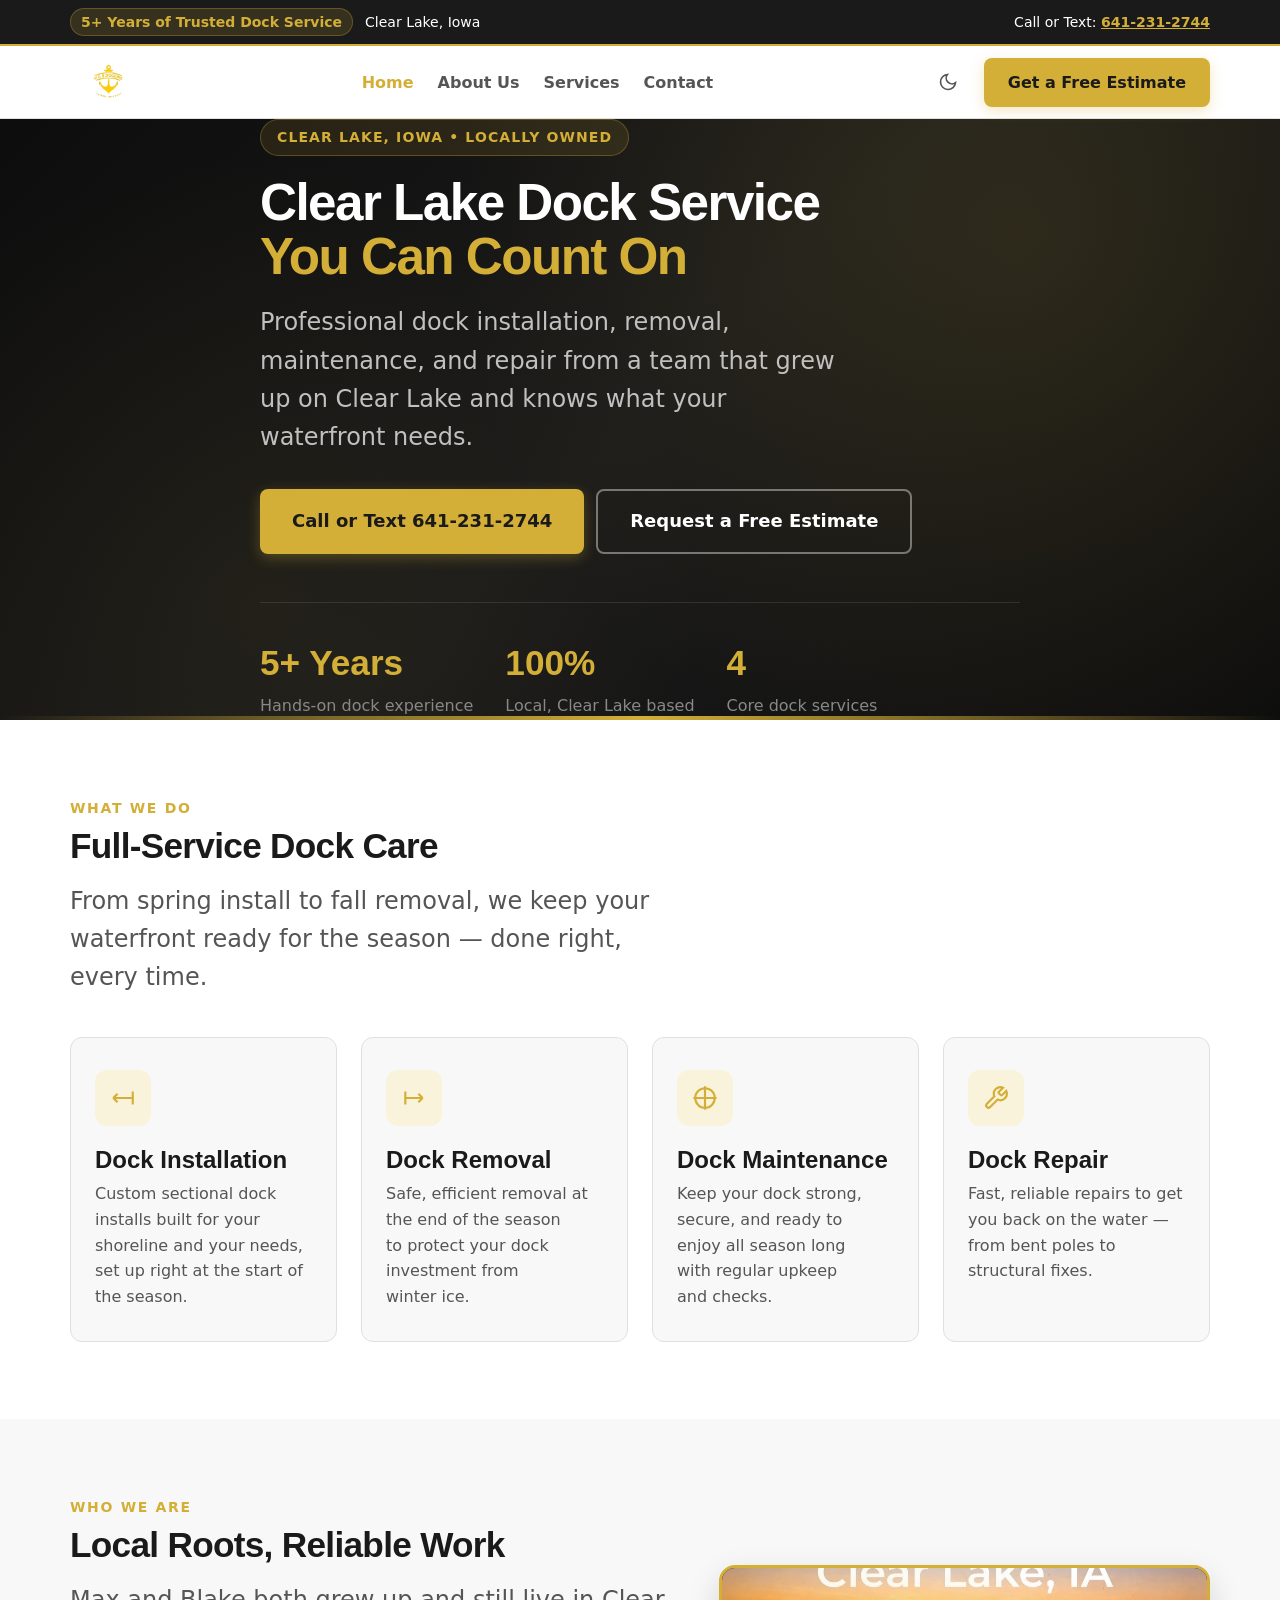
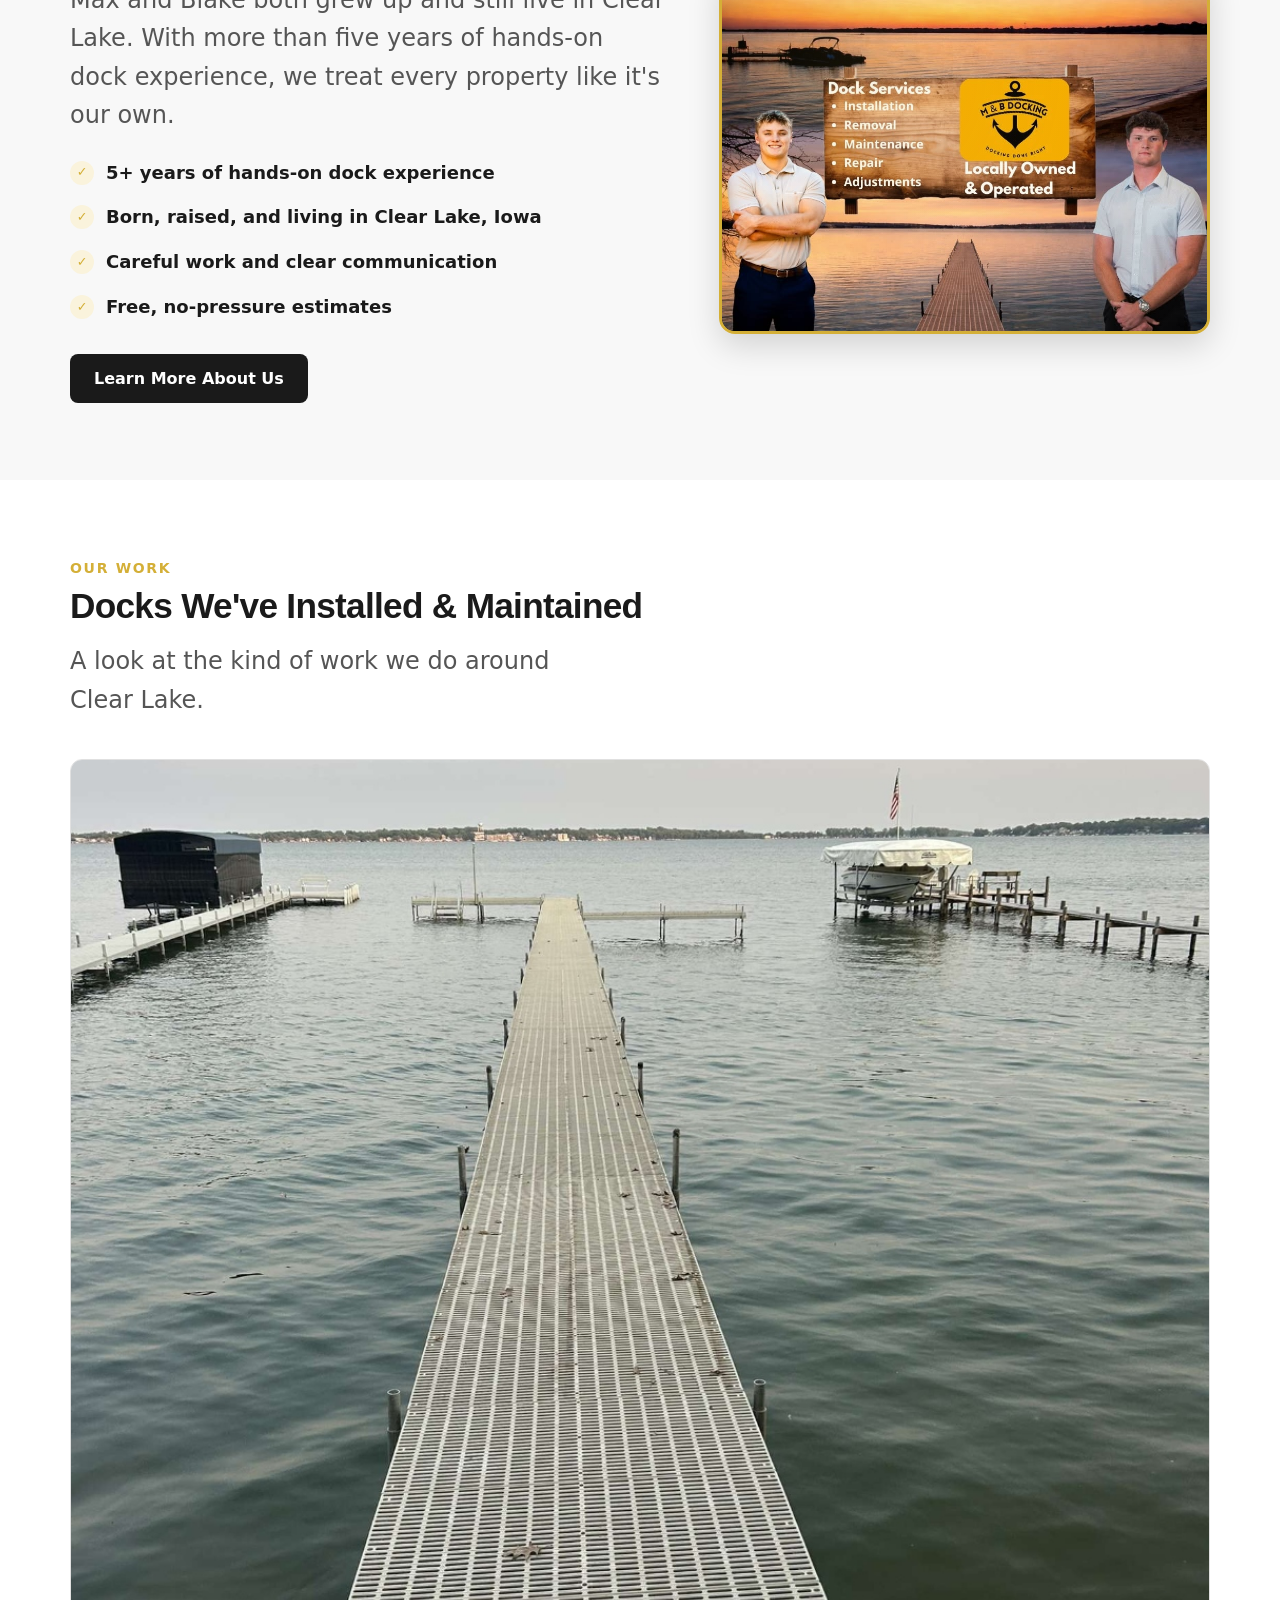
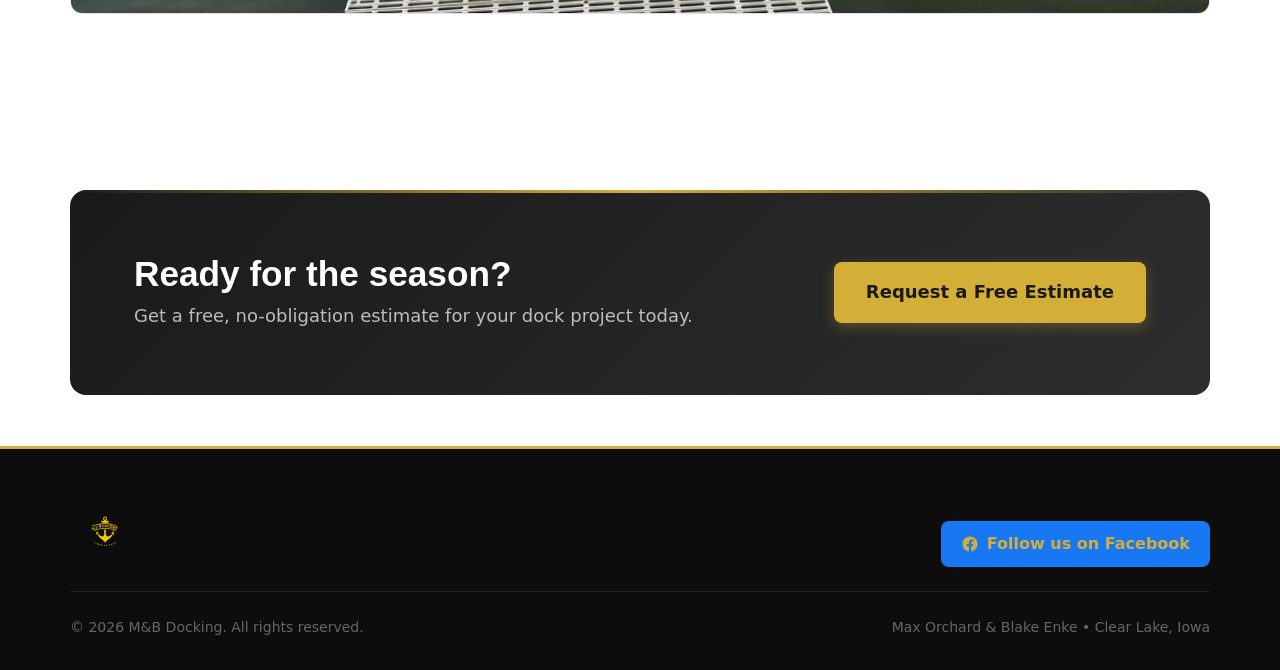
<file: index.html>
<!doctype html>
<html lang="en">
<head>
  <meta charset="utf-8" />
  <meta name="viewport" content="width=device-width, initial-scale=1" />
  <meta name="description" content="M&B Docking provides reliable dock installation, removal, maintenance, and repair for Clear Lake, Iowa homeowners. Free estimates." />
  <meta name="keywords" content="dock installation Clear Lake Iowa, dock removal, dock repair, dock maintenance, Clear Lake dock service, M&B Docking, lake dock Iowa" />
  <meta name="author" content="M&B Docking" />
  <meta name="robots" content="index, follow" />
  <title>M&amp;B Docking | Clear Lake Dock Service You Can Count On</title>
  <link rel="icon" type="image/png" href="assets/mb-logo.png" />

  <!-- Fonts -->
  <link rel="preconnect" href="https://api.fontshare.com" />
  <link href="https://api.fontshare.com/v2/css?f[]=cabinet-grotesk@700,800,900&f[]=satoshi@400,500,700&display=swap" rel="stylesheet" />

  <link rel="stylesheet" href="assets/style.css" />

  <!-- Open Graph -->
  <meta property="og:title" content="M&amp;B Docking | Clear Lake Dock Service You Can Count On" />
  <meta property="og:description" content="M&B Docking provides reliable dock installation, removal, maintenance, and repair for Clear Lake, Iowa homeowners. Free estimates." />
  <meta property="og:type" content="website" />
  <meta property="og:image" content="assets/mb-logo.png" />
  <meta property="og:locality" content="Clear Lake" />
  <meta property="og:region" content="IA" />
  <meta property="og:country-name" content="USA" />

  <!-- Local Business Structured Data (helps Google understand this is a local business) -->
  <script type="application/ld+json">
  {
    "@context": "https://schema.org",
    "@type": "LocalBusiness",
    "name": "M&B Docking",
    "description": "Dock installation, removal, maintenance, and repair service in Clear Lake, Iowa.",
    "slogan": "Docking Done Right",
    "telephone": "641-231-2744",
    "email": "mbdockingcl@gmail.com",
    "url": "https://clearlakedocking.com/",
    "image": "https://clearlakedocking.com/assets/mb-logo.png",
    "priceRange": "$$",
    "areaServed": "Clear Lake, Iowa and surrounding areas",
    "address": {
      "@type": "PostalAddress",
      "addressLocality": "Clear Lake",
      "addressRegion": "IA",
      "postalCode": "50428",
      "addressCountry": "US"
    },
    "founders": [
      { "@type": "Person", "name": "Max Orchard" },
      { "@type": "Person", "name": "Blake Enke" }
    ],
    "knowsAbout": ["dock installation", "dock removal", "dock maintenance", "dock repair"]
  }
  </script>
</head>
<body>
  <!-- Top Bar -->
  <div class="topbar">
    <div class="container topbar-content">
      <div style="display:flex; align-items:center; gap:12px;">
        <span class="topbar-badge">5+ Years of Trusted Dock Service</span>
        <span>Clear Lake, Iowa</span>
      </div>
      <div>
        <span>Call or Text: </span>
        <a href="tel:6412312744">641-231-2744</a>
      </div>
    </div>
  </div>

  <!-- Header -->
  <header class="header">
    <div class="container">
      <nav class="nav" aria-label="Main Navigation">
        <a class="brand" href="index.html">
          <img class="brand-logo" src="assets/mb-logo.png" alt="M&B Docking — Docking Done Right" />
          <span class="brand-text">
            <span class="brand-name">M&amp;B Docking</span>
            <span class="brand-tagline">Docking Done Right</span>
          </span>
        </a>
        <div class="nav-links" data-nav-links>
          <a href="index.html" class="active">Home</a>
          <a href="about.html">About Us</a>
          <a href="services.html">Services</a>
          <a href="contact.html">Contact</a>
        </div>
        <div class="nav-right">
          <button class="theme-toggle" data-theme-toggle aria-label="Toggle dark mode"></button>
          <a class="btn btn-gold" href="contact.html">Get a Free Estimate</a>
          <button class="menu-toggle" data-menu-toggle aria-label="Toggle menu">
            <svg width="24" height="24" viewBox="0 0 24 24" fill="none" stroke="currentColor" stroke-width="2"><line x1="3" y1="6" x2="21" y2="6"/><line x1="3" y1="12" x2="21" y2="12"/><line x1="3" y1="18" x2="21" y2="18"/></svg>
          </button>
        </div>
      </nav>
    </div>
  </header>
  <main>
    <!-- Hero -->
    <section class="hero">
      <div class="container hero-content">
        <div class="hero-tag">Clear Lake, Iowa &bull; Locally Owned</div>
        <h1>Clear Lake Dock Service <span class="accent">You Can Count On</span></h1>
        <p>Professional dock installation, removal, maintenance, and repair from a team that grew up on Clear Lake and knows what your waterfront needs.</p>
        <div class="hero-ctas">
          <a class="btn btn-gold btn-lg" href="tel:6412312744">Call or Text 641-231-2744</a>
          <a class="btn btn-outline btn-lg" style="color:#fff; border-color:rgba(255,255,255,0.4);" href="contact.html">Request a Free Estimate</a>
        </div>
        <div class="hero-stats">
          <div class="stat-item">
            <strong>5+ Years</strong>
            <span>Hands-on dock experience</span>
          </div>
          <div class="stat-item">
            <strong>100%</strong>
            <span>Local, Clear Lake based</span>
          </div>
          <div class="stat-item">
            <strong>4</strong>
            <span>Core dock services</span>
          </div>
        </div>
      </div>
    </section>

    <!-- Services Overview -->
    <section class="section" id="services">
      <div class="container">
        <div class="section-kicker">What We Do</div>
        <h2 class="section-title">Full-Service Dock Care</h2>
        <p class="section-lead">From spring install to fall removal, we keep your waterfront ready for the season &mdash; done right, every time.</p>

        <div class="services-grid">
          <article class="service-card">
            <div class="service-icon">
              <svg width="26" height="26" viewBox="0 0 24 24" fill="none" stroke="currentColor" stroke-width="2"><path d="M3 12h18M3 12l4-4M3 12l4 4M21 6v12"/></svg>
            </div>
            <h3>Dock Installation</h3>
            <p>Custom sectional dock installs built for your shoreline and your needs, set up right at the start of the season.</p>
          </article>

          <article class="service-card">
            <div class="service-icon">
              <svg width="26" height="26" viewBox="0 0 24 24" fill="none" stroke="currentColor" stroke-width="2"><path d="M20 12H4M20 12l-4-4M20 12l-4 4M4 18V6"/></svg>
            </div>
            <h3>Dock Removal</h3>
            <p>Safe, efficient removal at the end of the season to protect your dock investment from winter ice.</p>
          </article>

          <article class="service-card">
            <div class="service-icon">
              <svg width="26" height="26" viewBox="0 0 24 24" fill="none" stroke="currentColor" stroke-width="2"><path d="M12 2v20M2 12h20" stroke-linecap="round"/><circle cx="12" cy="12" r="9"/></svg>
            </div>
            <h3>Dock Maintenance</h3>
            <p>Keep your dock strong, secure, and ready to enjoy all season long with regular upkeep and checks.</p>
          </article>

          <article class="service-card">
            <div class="service-icon">
              <svg width="26" height="26" viewBox="0 0 24 24" fill="none" stroke="currentColor" stroke-width="2"><path d="M14.7 6.3a1 1 0 000 1.4l1.6 1.6a1 1 0 001.4 0l3.77-3.77a6 6 0 01-7.94 7.94l-6.91 6.91a2.12 2.12 0 01-3-3l6.91-6.91a6 6 0 017.94-7.94l-3.76 3.76z"/></svg>
            </div>
            <h3>Dock Repair</h3>
            <p>Fast, reliable repairs to get you back on the water &mdash; from bent poles to structural fixes.</p>
          </article>
        </div>
      </div>
    </section>

    <!-- Local Trust Section -->
    <section class="section" style="background: var(--color-surface);">
      <div class="container split">
        <div class="split-text">
          <div class="section-kicker">Who We Are</div>
          <h2 class="section-title">Local Roots, Reliable Work</h2>
          <p class="section-lead">Max and Blake both grew up and still live in Clear Lake. With more than five years of hands-on dock experience, we treat every property like it's our own.</p>
          <ul class="highlight-points">
            <li><div class="check-circle">&check;</div><span>5+ years of hands-on dock experience</span></li>
            <li><div class="check-circle">&check;</div><span>Born, raised, and living in Clear Lake, Iowa</span></li>
            <li><div class="check-circle">&check;</div><span>Careful work and clear communication</span></li>
            <li><div class="check-circle">&check;</div><span>Free, no-pressure estimates</span></li>
          </ul>
          <div style="margin-top: var(--space-8);">
            <a class="btn btn-black" href="about.html">Learn More About Us</a>
          </div>
        </div>
        <div class="split-visual">
          <div class="photo-frame">
            <img src="assets/max-and-blake.jpg" alt="Max Orchard and Blake Enke of M&B Docking at Clear Lake, Iowa" style="width:100%; height:100%; object-fit:cover; border-radius: var(--radius-lg);" />
          </div>
        </div>
      </div>
    </section>

    <!-- Gallery Section -->
    <section class="section">
      <div class="container">
        <div class="section-kicker">Our Work</div>
        <h2 class="section-title">Docks We've Installed &amp; Maintained</h2>
        <p class="section-lead">A look at the kind of work we do around Clear Lake.</p>
        <div class="gallery-grid">
          <div class="gallery-item"><img src="assets/dock-project-1.jpg" alt="Modular lake dock installation with T-config end on Clear Lake" style="width:100%; height:100%; object-fit:cover;" /></div>
        </div>
      </div>
    </section>

    <!-- Final CTA -->
    <section class="section-sm">
      <div class="container">
        <div class="cta-banner">
          <div>
            <h2>Ready for the season?</h2>
            <p>Get a free, no-obligation estimate for your dock project today.</p>
          </div>
          <a class="btn btn-gold btn-lg" href="contact.html">Request a Free Estimate</a>
        </div>
      </div>
    </section>
  </main>
  <!-- Footer -->
  <footer class="footer">
    <div class="container">
      <div class="footer-content">
        <div class="footer-brand">
          <img class="brand-logo" src="assets/mb-logo.png" alt="M&B Docking — Docking Done Right" />
          <span>
            <span class="footer-brand-name" style="display:block;">M&amp;B Docking</span>
            <span class="footer-brand-tag">Docking Done Right</span>
          </span>
        </div>
        <a class="social-link" href="https://www.facebook.com/p/MB-Docking-61561018682896/" target="_blank" rel="noopener noreferrer" aria-label="M&amp;B Docking on Facebook">
          <svg width="18" height="18" viewBox="0 0 24 24" fill="currentColor"><path d="M22 12.06C22 6.53 17.52 2.04 12 2.04S2 6.53 2 12.06c0 5 3.66 9.13 8.44 9.88v-6.99h-2.54v-2.89h2.54V9.85c0-2.51 1.49-3.89 3.77-3.89 1.09 0 2.24.2 2.24.2v2.46h-1.26c-1.24 0-1.63.77-1.63 1.56v1.88h2.78l-.44 2.89h-2.34v6.99C18.34 21.19 22 17.06 22 12.06z"/></svg>
          Follow us on Facebook
        </a>
      </div>
      <div class="footer-bottom">
        <span>&copy; <span id="year"></span> M&amp;B Docking. All rights reserved.</span>
        <span>Max Orchard &amp; Blake Enke &bull; Clear Lake, Iowa</span>
      </div>
    </div>
  </footer>

  <script src="assets/script.js"></script>
</body>
</html>
</file>
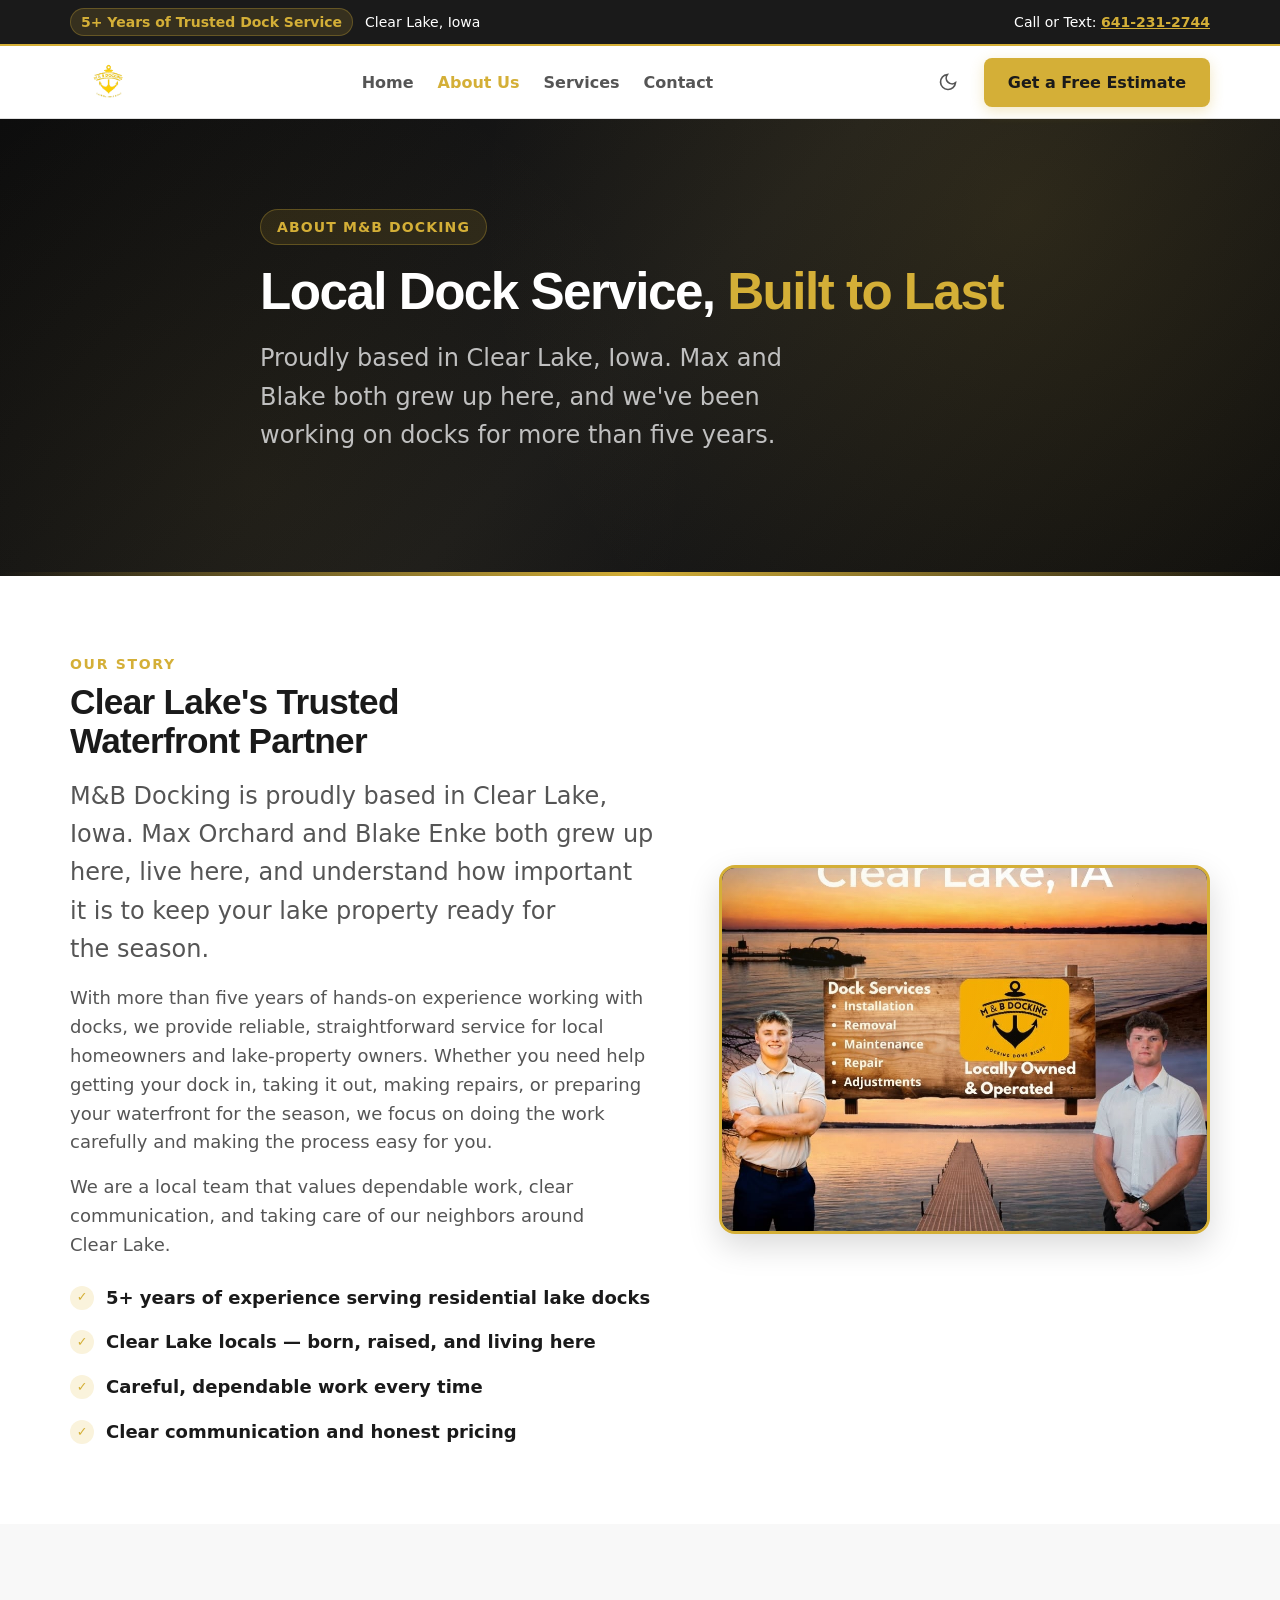
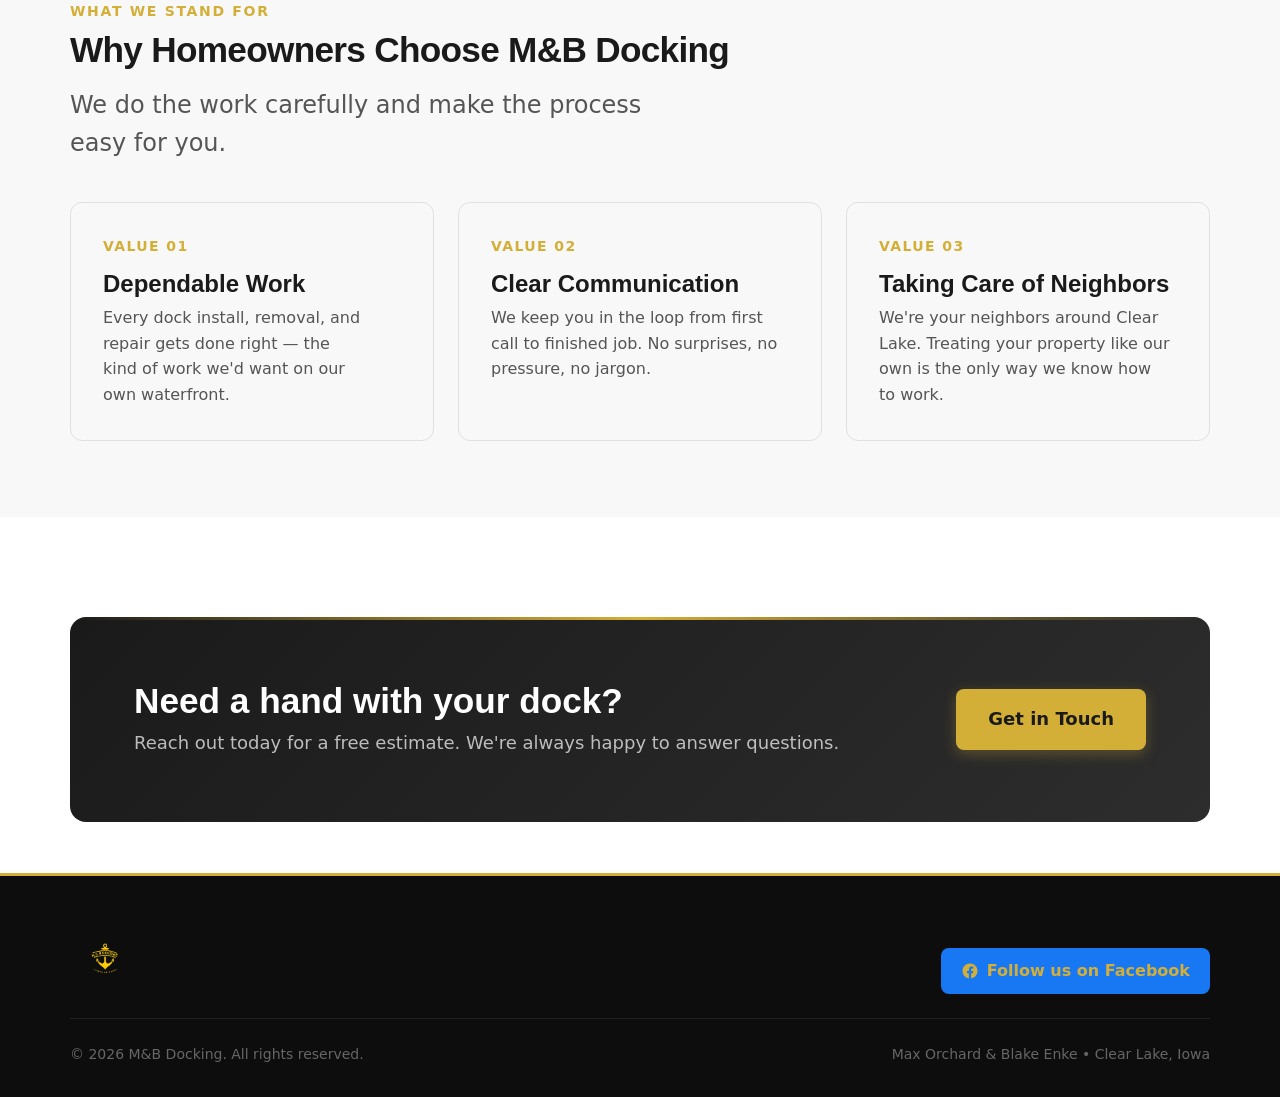
<file: about.html>
<!doctype html>
<html lang="en">
<head>
  <meta charset="utf-8" />
  <meta name="viewport" content="width=device-width, initial-scale=1" />
  <meta name="description" content="M&B Docking is a Clear Lake, Iowa based dock service company with 5+ years of experience, owned by Max Orchard and Blake Enke. Learn about our story and values." />
  <meta name="keywords" content="dock installation Clear Lake Iowa, dock removal, dock repair, dock maintenance, Clear Lake dock service, M&B Docking, lake dock Iowa" />
  <meta name="author" content="M&B Docking" />
  <meta name="robots" content="index, follow" />
  <title>About M&amp;B Docking | Clear Lake, Iowa Dock Service</title>
  <link rel="icon" type="image/png" href="assets/mb-logo.png" />

  <!-- Fonts -->
  <link rel="preconnect" href="https://api.fontshare.com" />
  <link href="https://api.fontshare.com/v2/css?f[]=cabinet-grotesk@700,800,900&f[]=satoshi@400,500,700&display=swap" rel="stylesheet" />

  <link rel="stylesheet" href="assets/style.css" />

  <!-- Open Graph -->
  <meta property="og:title" content="About M&amp;B Docking | Clear Lake, Iowa Dock Service" />
  <meta property="og:description" content="M&B Docking is a Clear Lake, Iowa based dock service company with 5+ years of experience, owned by Max Orchard and Blake Enke. Learn about our story and values." />
  <meta property="og:type" content="website" />
  <meta property="og:image" content="assets/mb-logo.png" />
  <meta property="og:locality" content="Clear Lake" />
  <meta property="og:region" content="IA" />
  <meta property="og:country-name" content="USA" />

  <!-- Local Business Structured Data (helps Google understand this is a local business) -->
  <script type="application/ld+json">
  {
    "@context": "https://schema.org",
    "@type": "LocalBusiness",
    "name": "M&B Docking",
    "description": "Dock installation, removal, maintenance, and repair service in Clear Lake, Iowa.",
    "slogan": "Docking Done Right",
    "telephone": "641-231-2744",
    "email": "mbdockingcl@gmail.com",
    "url": "https://clearlakedocking.com/",
    "image": "https://clearlakedocking.com/assets/mb-logo.png",
    "priceRange": "$$",
    "areaServed": "Clear Lake, Iowa and surrounding areas",
    "address": {
      "@type": "PostalAddress",
      "addressLocality": "Clear Lake",
      "addressRegion": "IA",
      "postalCode": "50428",
      "addressCountry": "US"
    },
    "founders": [
      { "@type": "Person", "name": "Max Orchard" },
      { "@type": "Person", "name": "Blake Enke" }
    ],
    "knowsAbout": ["dock installation", "dock removal", "dock maintenance", "dock repair"]
  }
  </script>
</head>
<body>
  <!-- Top Bar -->
  <div class="topbar">
    <div class="container topbar-content">
      <div style="display:flex; align-items:center; gap:12px;">
        <span class="topbar-badge">5+ Years of Trusted Dock Service</span>
        <span>Clear Lake, Iowa</span>
      </div>
      <div>
        <span>Call or Text: </span>
        <a href="tel:6412312744">641-231-2744</a>
      </div>
    </div>
  </div>

  <!-- Header -->
  <header class="header">
    <div class="container">
      <nav class="nav" aria-label="Main Navigation">
        <a class="brand" href="index.html">
          <img class="brand-logo" src="assets/mb-logo.png" alt="M&B Docking — Docking Done Right" />
          <span class="brand-text">
            <span class="brand-name">M&amp;B Docking</span>
            <span class="brand-tagline">Docking Done Right</span>
          </span>
        </a>
        <div class="nav-links" data-nav-links>
          <a href="index.html">Home</a>
          <a href="about.html" class="active">About Us</a>
          <a href="services.html">Services</a>
          <a href="contact.html">Contact</a>
        </div>
        <div class="nav-right">
          <button class="theme-toggle" data-theme-toggle aria-label="Toggle dark mode"></button>
          <a class="btn btn-gold" href="contact.html">Get a Free Estimate</a>
          <button class="menu-toggle" data-menu-toggle aria-label="Toggle menu">
            <svg width="24" height="24" viewBox="0 0 24 24" fill="none" stroke="currentColor" stroke-width="2"><line x1="3" y1="6" x2="21" y2="6"/><line x1="3" y1="12" x2="21" y2="12"/><line x1="3" y1="18" x2="21" y2="18"/></svg>
          </button>
        </div>
      </nav>
    </div>
  </header>
  <main>
    <!-- About Hero -->
    <section class="hero" style="padding-block: clamp(var(--space-12), 7vw, var(--space-24));">
      <div class="container hero-content">
        <div class="hero-tag">About M&amp;B Docking</div>
        <h1>Local Dock Service, <span class="accent">Built to Last</span></h1>
        <p>Proudly based in Clear Lake, Iowa. Max and Blake both grew up here, and we've been working on docks for more than five years.</p>
      </div>
    </section>

    <!-- About Story -->
    <section class="section">
      <div class="container split">
        <div class="split-text">
          <div class="section-kicker">Our Story</div>
          <h2 class="section-title">Clear Lake's Trusted Waterfront Partner</h2>
          <p class="section-lead">M&amp;B Docking is proudly based in Clear Lake, Iowa. Max Orchard and Blake Enke both grew up here, live here, and understand how important it is to keep your lake property ready for the season.</p>
          <p style="margin-top: var(--space-4); color: var(--color-text-muted);">With more than five years of hands-on experience working with docks, we provide reliable, straightforward service for local homeowners and lake-property owners. Whether you need help getting your dock in, taking it out, making repairs, or preparing your waterfront for the season, we focus on doing the work carefully and making the process easy for you.</p>
          <p style="margin-top: var(--space-4); color: var(--color-text-muted);">We are a local team that values dependable work, clear communication, and taking care of our neighbors around Clear Lake.</p>

          <ul class="highlight-points">
            <li><div class="check-circle">&check;</div><span><strong>5+ years of experience</strong> serving residential lake docks</span></li>
            <li><div class="check-circle">&check;</div><span><strong>Clear Lake locals</strong> &mdash; born, raised, and living here</span></li>
            <li><div class="check-circle">&check;</div><span><strong>Careful, dependable work</strong> every time</span></li>
            <li><div class="check-circle">&check;</div><span><strong>Clear communication</strong> and honest pricing</span></li>
          </ul>
        </div>

        <div class="split-visual">
          <div class="photo-frame">
            <img src="assets/max-and-blake.jpg" alt="Max Orchard and Blake Enke of M&B Docking at Clear Lake, Iowa" style="width:100%; height:100%; object-fit:cover; border-radius: var(--radius-lg);" />
          </div>
        </div>
      </div>
    </section>

    <!-- Values Section -->
    <section class="section" style="background: var(--color-surface);">
      <div class="container">
        <div class="section-kicker">What We Stand For</div>
        <h2 class="section-title">Why Homeowners Choose M&amp;B Docking</h2>
        <p class="section-lead">We do the work carefully and make the process easy for you.</p>

        <div class="steps-grid">
          <div class="step-card">
            <div class="step-number">Value 01</div>
            <h3>Dependable Work</h3>
            <p>Every dock install, removal, and repair gets done right &mdash; the kind of work we'd want on our own waterfront.</p>
          </div>
          <div class="step-card">
            <div class="step-number">Value 02</div>
            <h3>Clear Communication</h3>
            <p>We keep you in the loop from first call to finished job. No surprises, no pressure, no jargon.</p>
          </div>
          <div class="step-card">
            <div class="step-number">Value 03</div>
            <h3>Taking Care of Neighbors</h3>
            <p>We're your neighbors around Clear Lake. Treating your property like our own is the only way we know how to work.</p>
          </div>
        </div>
      </div>
    </section>

    <!-- CTA -->
    <section class="section-sm">
      <div class="container">
        <div class="cta-banner">
          <div>
            <h2>Need a hand with your dock?</h2>
            <p>Reach out today for a free estimate. We're always happy to answer questions.</p>
          </div>
          <a class="btn btn-gold btn-lg" href="contact.html">Get in Touch</a>
        </div>
      </div>
    </section>
  </main>
  <!-- Footer -->
  <footer class="footer">
    <div class="container">
      <div class="footer-content">
        <div class="footer-brand">
          <img class="brand-logo" src="assets/mb-logo.png" alt="M&B Docking — Docking Done Right" />
          <span>
            <span class="footer-brand-name" style="display:block;">M&amp;B Docking</span>
            <span class="footer-brand-tag">Docking Done Right</span>
          </span>
        </div>
        <a class="social-link" href="https://www.facebook.com/p/MB-Docking-61561018682896/" target="_blank" rel="noopener noreferrer" aria-label="M&amp;B Docking on Facebook">
          <svg width="18" height="18" viewBox="0 0 24 24" fill="currentColor"><path d="M22 12.06C22 6.53 17.52 2.04 12 2.04S2 6.53 2 12.06c0 5 3.66 9.13 8.44 9.88v-6.99h-2.54v-2.89h2.54V9.85c0-2.51 1.49-3.89 3.77-3.89 1.09 0 2.24.2 2.24.2v2.46h-1.26c-1.24 0-1.63.77-1.63 1.56v1.88h2.78l-.44 2.89h-2.34v6.99C18.34 21.19 22 17.06 22 12.06z"/></svg>
          Follow us on Facebook
        </a>
      </div>
      <div class="footer-bottom">
        <span>&copy; <span id="year"></span> M&amp;B Docking. All rights reserved.</span>
        <span>Max Orchard &amp; Blake Enke &bull; Clear Lake, Iowa</span>
      </div>
    </div>
  </footer>

  <script src="assets/script.js"></script>
</body>
</html>
</file>
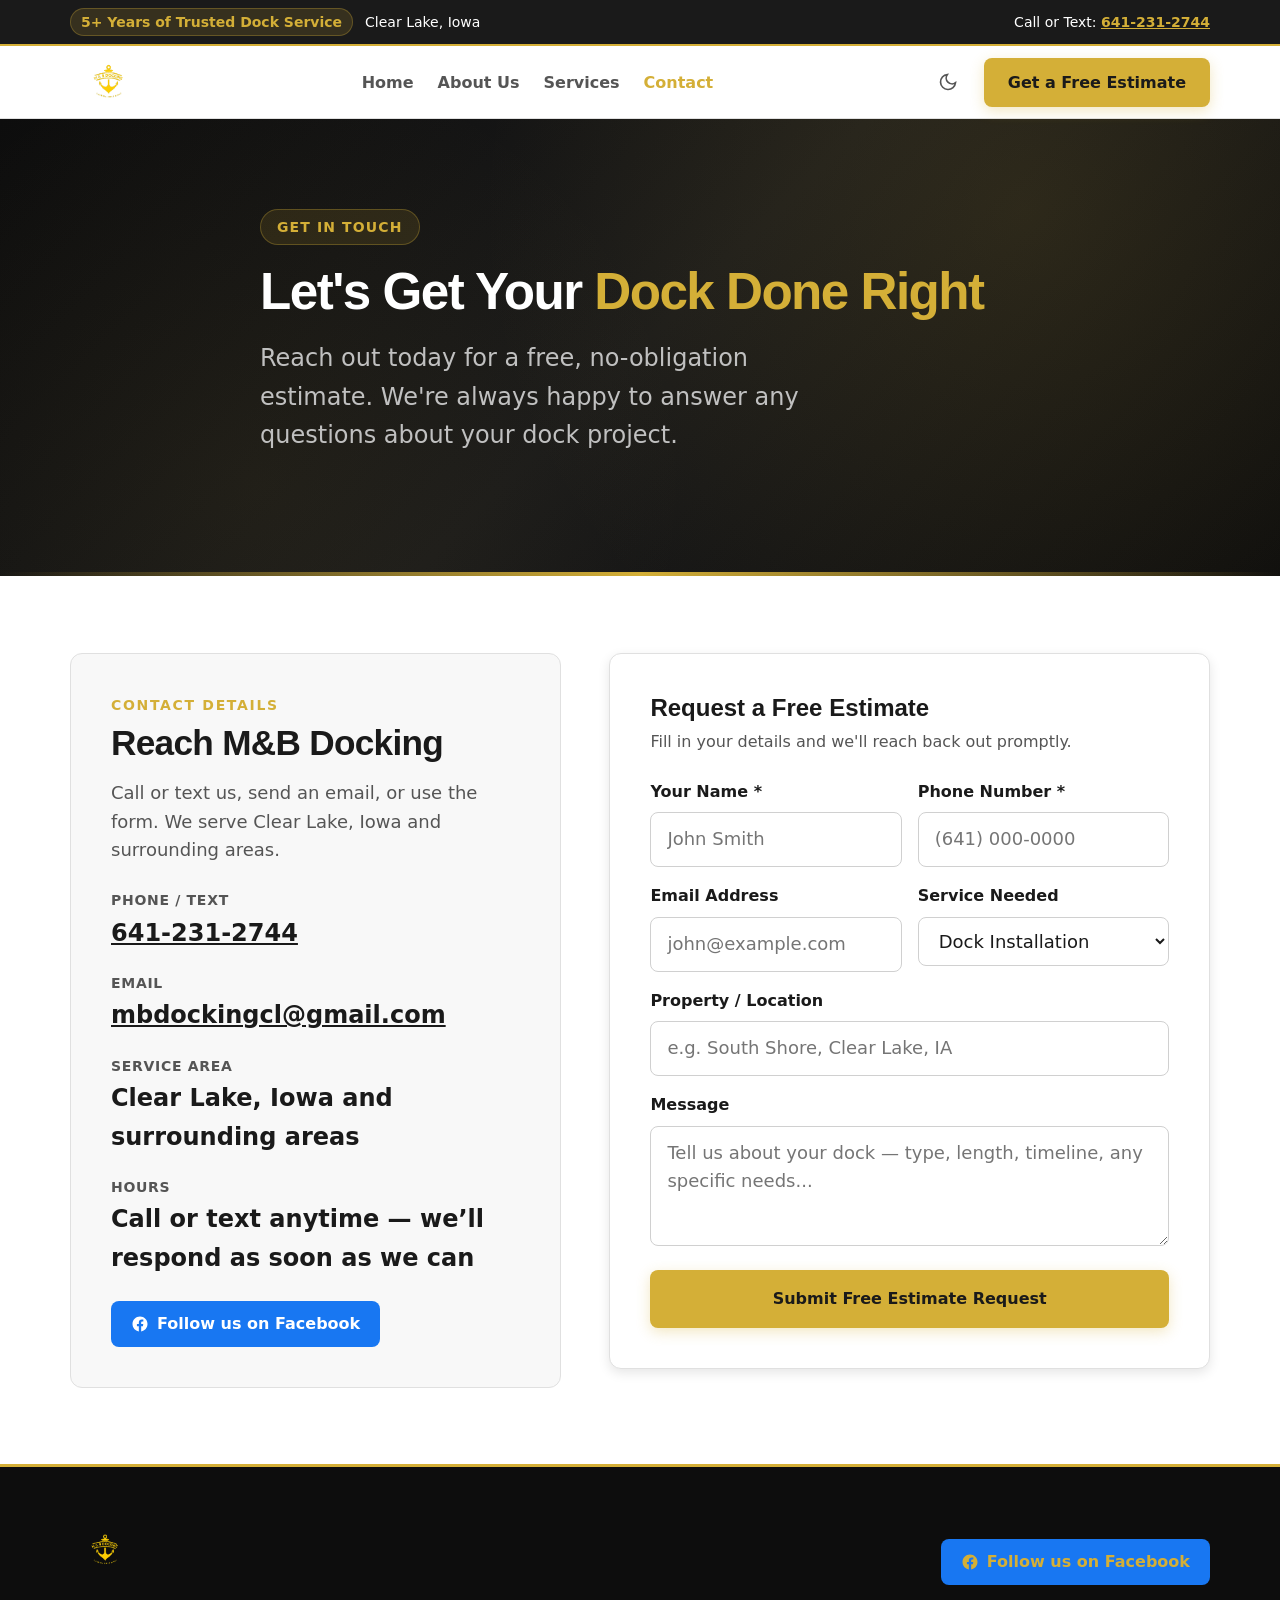
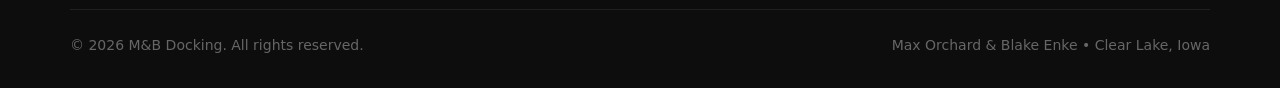
<file: contact.html>
<!doctype html>
<html lang="en">
<head>
  <meta charset="utf-8" />
  <meta name="viewport" content="width=device-width, initial-scale=1" />
  <meta name="description" content="Contact M&B Docking for dock installation, removal, maintenance, and repair in Clear Lake, Iowa. Call 641-231-2744 or request a free estimate online." />
  <meta name="keywords" content="dock installation Clear Lake Iowa, dock removal, dock repair, dock maintenance, Clear Lake dock service, M&B Docking, lake dock Iowa" />
  <meta name="author" content="M&B Docking" />
  <meta name="robots" content="index, follow" />
  <title>Contact M&amp;B Docking | Clear Lake, Iowa Dock Service</title>
  <link rel="icon" type="image/png" href="assets/mb-logo.png" />

  <!-- Fonts -->
  <link rel="preconnect" href="https://api.fontshare.com" />
  <link href="https://api.fontshare.com/v2/css?f[]=cabinet-grotesk@700,800,900&f[]=satoshi@400,500,700&display=swap" rel="stylesheet" />

  <link rel="stylesheet" href="assets/style.css" />

  <!-- Open Graph -->
  <meta property="og:title" content="Contact M&amp;B Docking | Clear Lake, Iowa Dock Service" />
  <meta property="og:description" content="Contact M&B Docking for dock installation, removal, maintenance, and repair in Clear Lake, Iowa. Call 641-231-2744 or request a free estimate online." />
  <meta property="og:type" content="website" />
  <meta property="og:image" content="assets/mb-logo.png" />
  <meta property="og:locality" content="Clear Lake" />
  <meta property="og:region" content="IA" />
  <meta property="og:country-name" content="USA" />

  <!-- Local Business Structured Data (helps Google understand this is a local business) -->
  <script type="application/ld+json">
  {
    "@context": "https://schema.org",
    "@type": "LocalBusiness",
    "name": "M&B Docking",
    "description": "Dock installation, removal, maintenance, and repair service in Clear Lake, Iowa.",
    "slogan": "Docking Done Right",
    "telephone": "641-231-2744",
    "email": "mbdockingcl@gmail.com",
    "url": "https://clearlakedocking.com/",
    "image": "https://clearlakedocking.com/assets/mb-logo.png",
    "priceRange": "$$",
    "areaServed": "Clear Lake, Iowa and surrounding areas",
    "address": {
      "@type": "PostalAddress",
      "addressLocality": "Clear Lake",
      "addressRegion": "IA",
      "postalCode": "50428",
      "addressCountry": "US"
    },
    "founders": [
      { "@type": "Person", "name": "Max Orchard" },
      { "@type": "Person", "name": "Blake Enke" }
    ],
    "knowsAbout": ["dock installation", "dock removal", "dock maintenance", "dock repair"]
  }
  </script>
</head>
<body>
  <!-- Top Bar -->
  <div class="topbar">
    <div class="container topbar-content">
      <div style="display:flex; align-items:center; gap:12px;">
        <span class="topbar-badge">5+ Years of Trusted Dock Service</span>
        <span>Clear Lake, Iowa</span>
      </div>
      <div>
        <span>Call or Text: </span>
        <a href="tel:6412312744">641-231-2744</a>
      </div>
    </div>
  </div>

  <!-- Header -->
  <header class="header">
    <div class="container">
      <nav class="nav" aria-label="Main Navigation">
        <a class="brand" href="index.html">
          <img class="brand-logo" src="assets/mb-logo.png" alt="M&B Docking — Docking Done Right" />
          <span class="brand-text">
            <span class="brand-name">M&amp;B Docking</span>
            <span class="brand-tagline">Docking Done Right</span>
          </span>
        </a>
        <div class="nav-links" data-nav-links>
          <a href="index.html">Home</a>
          <a href="about.html">About Us</a>
          <a href="services.html">Services</a>
          <a href="contact.html" class="active">Contact</a>
        </div>
        <div class="nav-right">
          <button class="theme-toggle" data-theme-toggle aria-label="Toggle dark mode"></button>
          <a class="btn btn-gold" href="contact.html">Get a Free Estimate</a>
          <button class="menu-toggle" data-menu-toggle aria-label="Toggle menu">
            <svg width="24" height="24" viewBox="0 0 24 24" fill="none" stroke="currentColor" stroke-width="2"><line x1="3" y1="6" x2="21" y2="6"/><line x1="3" y1="12" x2="21" y2="12"/><line x1="3" y1="18" x2="21" y2="18"/></svg>
          </button>
        </div>
      </nav>
    </div>
  </header>
  <main>
    <!-- Contact Hero -->
    <section class="hero" style="padding-block: clamp(var(--space-12), 7vw, var(--space-24));">
      <div class="container hero-content">
        <div class="hero-tag">Get in Touch</div>
        <h1>Let's Get Your <span class="accent">Dock Done Right</span></h1>
        <p>Reach out today for a free, no-obligation estimate. We're always happy to answer any questions about your dock project.</p>
      </div>
    </section>

    <!-- Contact Section -->
    <section class="section">
      <div class="container contact-grid">
        <div class="contact-info">
          <div class="section-kicker">Contact Details</div>
          <h2 class="section-title">Reach M&amp;B Docking</h2>
          <p style="color: var(--color-text-muted); font-size: var(--text-base);">Call or text us, send an email, or use the form. We serve Clear Lake, Iowa and surrounding areas.</p>

          <ul class="contact-details">
            <li>
              <strong>Phone / Text</strong>
              <a href="tel:6412312744">641-231-2744</a>
            </li>
            <li>
              <strong>Email</strong>
              <a href="mailto:mbdockingcl@gmail.com">mbdockingcl@gmail.com</a>
            </li>
            <li>
              <strong>Service Area</strong>
              <span>Clear Lake, Iowa and surrounding areas</span>
            </li>
            <li>
              <strong>Hours</strong>
              <span>Call or text anytime &mdash; we&rsquo;ll respond as soon as we can</span>
            </li>
          </ul>

          <a class="social-link" href="https://www.facebook.com/p/MB-Docking-61561018682896/" target="_blank" rel="noopener noreferrer" aria-label="M&amp;B Docking on Facebook">
            <svg width="18" height="18" viewBox="0 0 24 24" fill="currentColor"><path d="M22 12.06C22 6.53 17.52 2.04 12 2.04S2 6.53 2 12.06c0 5 3.66 9.13 8.44 9.88v-6.99h-2.54v-2.89h2.54V9.85c0-2.51 1.49-3.89 3.77-3.89 1.09 0 2.24.2 2.24.2v2.46h-1.26c-1.24 0-1.63.77-1.63 1.56v1.88h2.78l-.44 2.89h-2.34v6.99C18.34 21.19 22 17.06 22 12.06z"/></svg>
            Follow us on Facebook
          </a>
        </div>

        <form class="contact-form" id="contact-form">
          <h3 style="color: var(--color-text); margin-bottom: var(--space-2); font-size: var(--text-lg);">Request a Free Estimate</h3>
          <p style="color: var(--color-text-muted); font-size: var(--text-sm); margin-bottom: var(--space-6);">Fill in your details and we'll reach back out promptly.</p>

          <div class="form-grid">
            <div>
              <label for="name">Your Name *</label>
              <input type="text" id="name" name="name" required placeholder="John Smith" />
            </div>
            <div>
              <label for="phone">Phone Number *</label>
              <input type="tel" id="phone" name="phone" required placeholder="(641) 000-0000" />
            </div>
            <div>
              <label for="email">Email Address</label>
              <input type="email" id="email" name="email" placeholder="john@example.com" />
            </div>
            <div>
              <label for="service">Service Needed</label>
              <select id="service" name="service">
                <option>Dock Installation</option>
                <option>Dock Removal</option>
                <option>Dock Maintenance</option>
                <option>Dock Repair</option>
                <option>Full Seasonal Package</option>
              </select>
            </div>
            <div class="form-wide">
              <label for="location">Property / Location</label>
              <input type="text" id="location" name="location" placeholder="e.g. South Shore, Clear Lake, IA" />
            </div>
            <div class="form-wide">
              <label for="message">Message</label>
              <textarea id="message" name="message" placeholder="Tell us about your dock &mdash; type, length, timeline, any specific needs..."></textarea>
            </div>
            <div class="form-wide">
              <button type="submit" class="btn btn-gold btn-block" style="padding: 16px;">Submit Free Estimate Request</button>
              <div id="form-notice" class="form-notice">
                Opening your email app with your request filled in &mdash; just hit send. If nothing opens, email us directly at mbdockingcl@gmail.com.
              </div>
            </div>
          </div>
        </form>
      </div>
    </section>
  </main>
  <!-- Footer -->
  <footer class="footer">
    <div class="container">
      <div class="footer-content">
        <div class="footer-brand">
          <img class="brand-logo" src="assets/mb-logo.png" alt="M&B Docking — Docking Done Right" />
          <span>
            <span class="footer-brand-name" style="display:block;">M&amp;B Docking</span>
            <span class="footer-brand-tag">Docking Done Right</span>
          </span>
        </div>
        <a class="social-link" href="https://www.facebook.com/p/MB-Docking-61561018682896/" target="_blank" rel="noopener noreferrer" aria-label="M&amp;B Docking on Facebook">
          <svg width="18" height="18" viewBox="0 0 24 24" fill="currentColor"><path d="M22 12.06C22 6.53 17.52 2.04 12 2.04S2 6.53 2 12.06c0 5 3.66 9.13 8.44 9.88v-6.99h-2.54v-2.89h2.54V9.85c0-2.51 1.49-3.89 3.77-3.89 1.09 0 2.24.2 2.24.2v2.46h-1.26c-1.24 0-1.63.77-1.63 1.56v1.88h2.78l-.44 2.89h-2.34v6.99C18.34 21.19 22 17.06 22 12.06z"/></svg>
          Follow us on Facebook
        </a>
      </div>
      <div class="footer-bottom">
        <span>&copy; <span id="year"></span> M&amp;B Docking. All rights reserved.</span>
        <span>Max Orchard &amp; Blake Enke &bull; Clear Lake, Iowa</span>
      </div>
    </div>
  </footer>

  <script src="assets/script.js"></script>
</body>
</html>
</file>
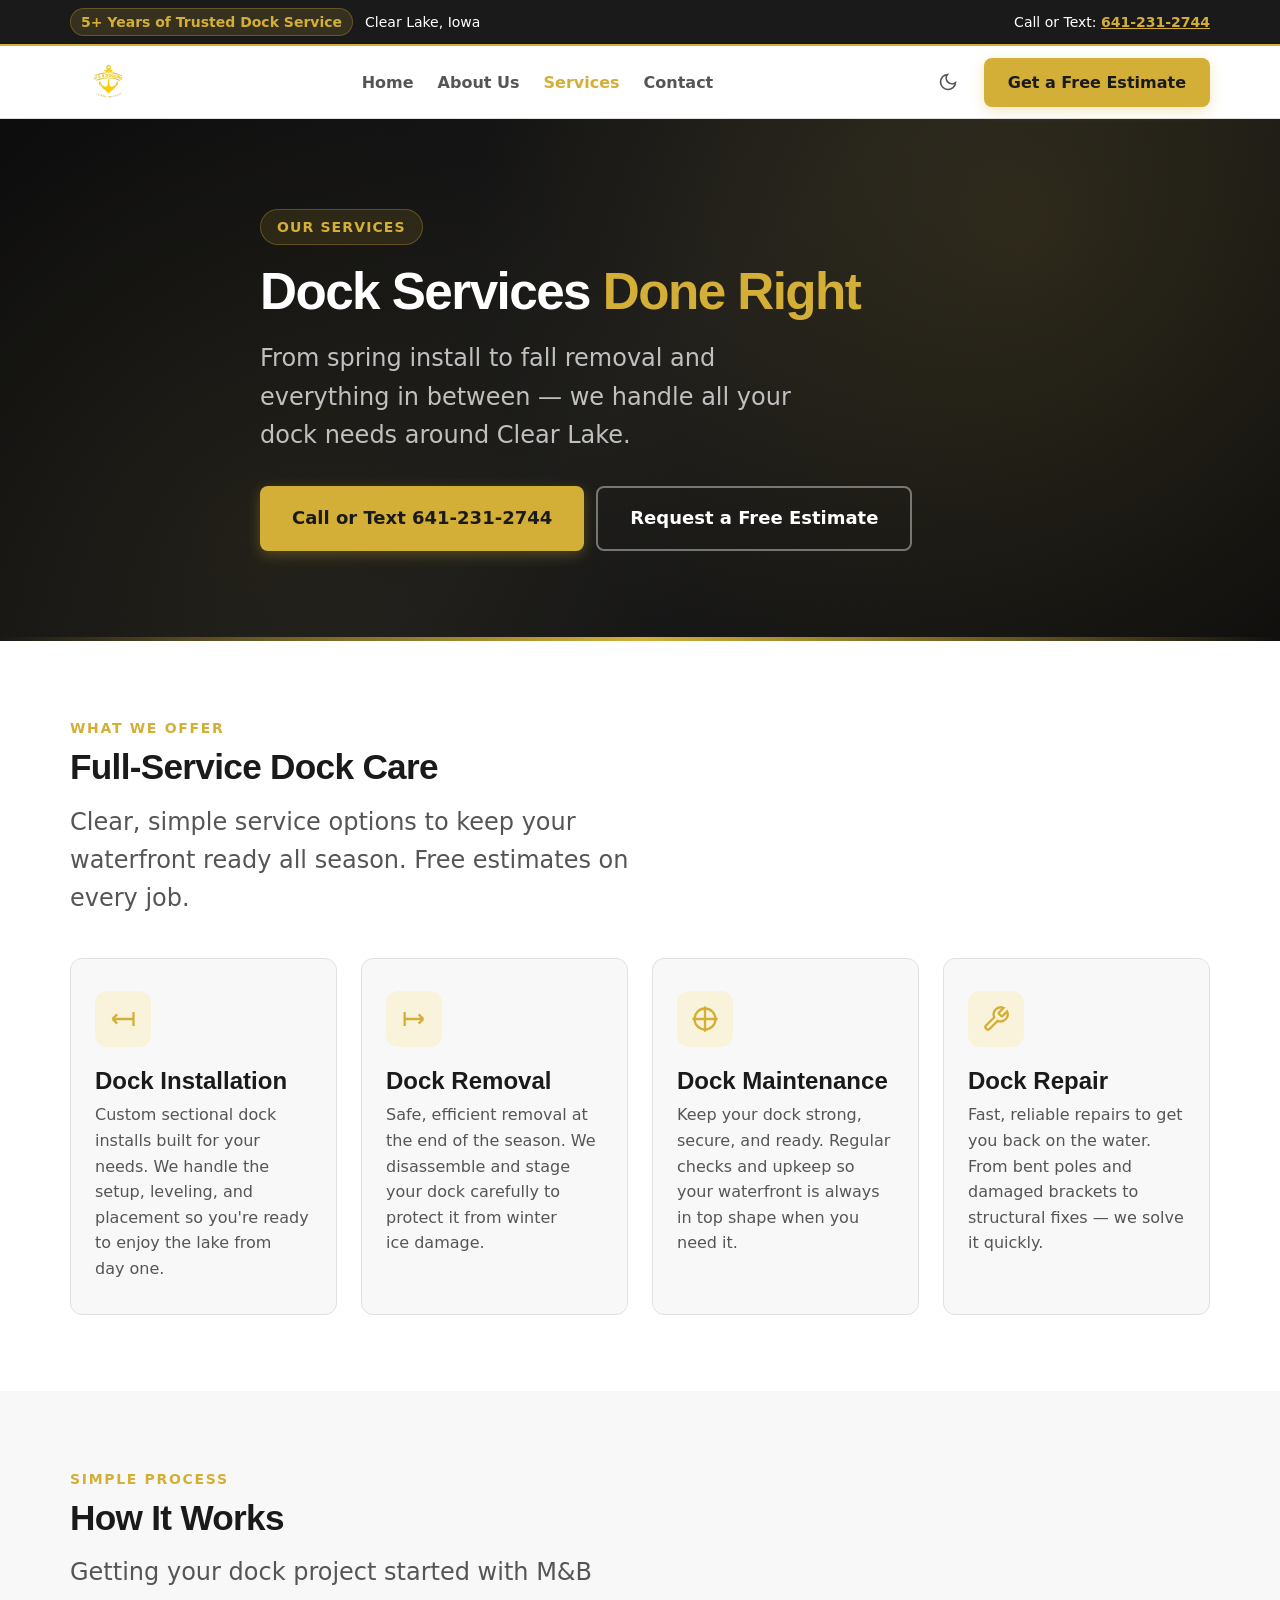
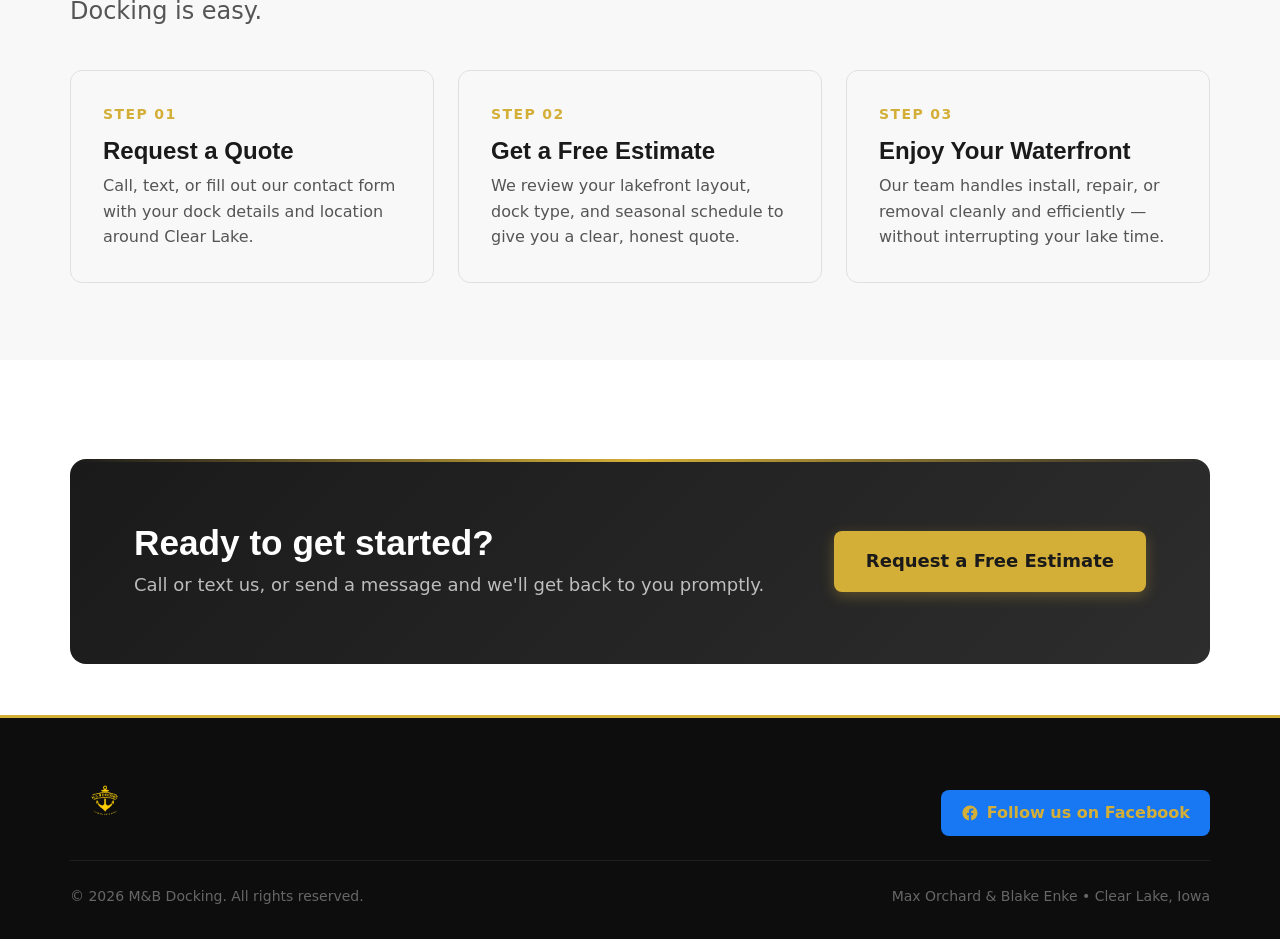
<file: services.html>
<!doctype html>
<html lang="en">
<head>
  <meta charset="utf-8" />
  <meta name="viewport" content="width=device-width, initial-scale=1" />
  <meta name="description" content="M&B Docking offers dock installation, removal, maintenance, and repair in Clear Lake, Iowa. Free estimates. 5+ years of experience." />
  <meta name="keywords" content="dock installation Clear Lake Iowa, dock removal, dock repair, dock maintenance, Clear Lake dock service, M&B Docking, lake dock Iowa" />
  <meta name="author" content="M&B Docking" />
  <meta name="robots" content="index, follow" />
  <title>Dock Services | M&amp;B Docking | Clear Lake, Iowa</title>
  <link rel="icon" type="image/png" href="assets/mb-logo.png" />

  <!-- Fonts -->
  <link rel="preconnect" href="https://api.fontshare.com" />
  <link href="https://api.fontshare.com/v2/css?f[]=cabinet-grotesk@700,800,900&f[]=satoshi@400,500,700&display=swap" rel="stylesheet" />

  <link rel="stylesheet" href="assets/style.css" />

  <!-- Open Graph -->
  <meta property="og:title" content="Dock Services | M&amp;B Docking | Clear Lake, Iowa" />
  <meta property="og:description" content="M&B Docking offers dock installation, removal, maintenance, and repair in Clear Lake, Iowa. Free estimates. 5+ years of experience." />
  <meta property="og:type" content="website" />
  <meta property="og:image" content="assets/mb-logo.png" />
  <meta property="og:locality" content="Clear Lake" />
  <meta property="og:region" content="IA" />
  <meta property="og:country-name" content="USA" />

  <!-- Local Business Structured Data (helps Google understand this is a local business) -->
  <script type="application/ld+json">
  {
    "@context": "https://schema.org",
    "@type": "LocalBusiness",
    "name": "M&B Docking",
    "description": "Dock installation, removal, maintenance, and repair service in Clear Lake, Iowa.",
    "slogan": "Docking Done Right",
    "telephone": "641-231-2744",
    "email": "mbdockingcl@gmail.com",
    "url": "https://clearlakedocking.com/",
    "image": "https://clearlakedocking.com/assets/mb-logo.png",
    "priceRange": "$$",
    "areaServed": "Clear Lake, Iowa and surrounding areas",
    "address": {
      "@type": "PostalAddress",
      "addressLocality": "Clear Lake",
      "addressRegion": "IA",
      "postalCode": "50428",
      "addressCountry": "US"
    },
    "founders": [
      { "@type": "Person", "name": "Max Orchard" },
      { "@type": "Person", "name": "Blake Enke" }
    ],
    "knowsAbout": ["dock installation", "dock removal", "dock maintenance", "dock repair"]
  }
  </script>
</head>
<body>
  <!-- Top Bar -->
  <div class="topbar">
    <div class="container topbar-content">
      <div style="display:flex; align-items:center; gap:12px;">
        <span class="topbar-badge">5+ Years of Trusted Dock Service</span>
        <span>Clear Lake, Iowa</span>
      </div>
      <div>
        <span>Call or Text: </span>
        <a href="tel:6412312744">641-231-2744</a>
      </div>
    </div>
  </div>

  <!-- Header -->
  <header class="header">
    <div class="container">
      <nav class="nav" aria-label="Main Navigation">
        <a class="brand" href="index.html">
          <img class="brand-logo" src="assets/mb-logo.png" alt="M&B Docking — Docking Done Right" />
          <span class="brand-text">
            <span class="brand-name">M&amp;B Docking</span>
            <span class="brand-tagline">Docking Done Right</span>
          </span>
        </a>
        <div class="nav-links" data-nav-links>
          <a href="index.html">Home</a>
          <a href="about.html">About Us</a>
          <a href="services.html" class="active">Services</a>
          <a href="contact.html">Contact</a>
        </div>
        <div class="nav-right">
          <button class="theme-toggle" data-theme-toggle aria-label="Toggle dark mode"></button>
          <a class="btn btn-gold" href="contact.html">Get a Free Estimate</a>
          <button class="menu-toggle" data-menu-toggle aria-label="Toggle menu">
            <svg width="24" height="24" viewBox="0 0 24 24" fill="none" stroke="currentColor" stroke-width="2"><line x1="3" y1="6" x2="21" y2="6"/><line x1="3" y1="12" x2="21" y2="12"/><line x1="3" y1="18" x2="21" y2="18"/></svg>
          </button>
        </div>
      </nav>
    </div>
  </header>
  <main>
    <!-- Services Hero -->
    <section class="hero" style="padding-block: clamp(var(--space-12), 7vw, var(--space-24));">
      <div class="container hero-content">
        <div class="hero-tag">Our Services</div>
        <h1>Dock Services <span class="accent">Done Right</span></h1>
        <p>From spring install to fall removal and everything in between &mdash; we handle all your dock needs around Clear Lake.</p>
        <div class="hero-ctas">
          <a class="btn btn-gold btn-lg" href="tel:6412312744">Call or Text 641-231-2744</a>
          <a class="btn btn-outline btn-lg" style="color:#fff; border-color:rgba(255,255,255,0.4);" href="contact.html">Request a Free Estimate</a>
        </div>
      </div>
    </section>

    <!-- Services Grid -->
    <section class="section">
      <div class="container">
        <div class="section-kicker">What We Offer</div>
        <h2 class="section-title">Full-Service Dock Care</h2>
        <p class="section-lead">Clear, simple service options to keep your waterfront ready all season. Free estimates on every job.</p>

        <div class="services-grid">
          <article class="service-card">
            <div class="service-icon">
              <svg width="28" height="28" viewBox="0 0 24 24" fill="none" stroke="currentColor" stroke-width="2"><path d="M3 12h18M3 12l4-4M3 12l4 4M21 6v12"/></svg>
            </div>
            <h3>Dock Installation</h3>
            <p>Custom sectional dock installs built for your needs. We handle the setup, leveling, and placement so you're ready to enjoy the lake from day one.</p>
          </article>

          <article class="service-card">
            <div class="service-icon">
              <svg width="28" height="28" viewBox="0 0 24 24" fill="none" stroke="currentColor" stroke-width="2"><path d="M20 12H4M20 12l-4-4M20 12l-4 4M4 18V6"/></svg>
            </div>
            <h3>Dock Removal</h3>
            <p>Safe, efficient removal at the end of the season. We disassemble and stage your dock carefully to protect it from winter ice damage.</p>
          </article>

          <article class="service-card">
            <div class="service-icon">
              <svg width="28" height="28" viewBox="0 0 24 24" fill="none" stroke="currentColor" stroke-width="2"><path d="M12 2v20M2 12h20" stroke-linecap="round"/><circle cx="12" cy="12" r="9"/></svg>
            </div>
            <h3>Dock Maintenance</h3>
            <p>Keep your dock strong, secure, and ready. Regular checks and upkeep so your waterfront is always in top shape when you need it.</p>
          </article>

          <article class="service-card">
            <div class="service-icon">
              <svg width="28" height="28" viewBox="0 0 24 24" fill="none" stroke="currentColor" stroke-width="2"><path d="M14.7 6.3a1 1 0 000 1.4l1.6 1.6a1 1 0 001.4 0l3.77-3.77a6 6 0 01-7.94 7.94l-6.91 6.91a2.12 2.12 0 01-3-3l6.91-6.91a6 6 0 017.94-7.94l-3.76 3.76z"/></svg>
            </div>
            <h3>Dock Repair</h3>
            <p>Fast, reliable repairs to get you back on the water. From bent poles and damaged brackets to structural fixes &mdash; we solve it quickly.</p>
          </article>
        </div>
      </div>
    </section>

    <!-- How It Works -->
    <section class="section" style="background: var(--color-surface);">
      <div class="container">
        <div class="section-kicker">Simple Process</div>
        <h2 class="section-title">How It Works</h2>
        <p class="section-lead">Getting your dock project started with M&amp;B Docking is easy.</p>

        <div class="steps-grid">
          <div class="step-card">
            <span class="step-number">Step 01</span>
            <h3>Request a Quote</h3>
            <p>Call, text, or fill out our contact form with your dock details and location around Clear Lake.</p>
          </div>
          <div class="step-card">
            <span class="step-number">Step 02</span>
            <h3>Get a Free Estimate</h3>
            <p>We review your lakefront layout, dock type, and seasonal schedule to give you a clear, honest quote.</p>
          </div>
          <div class="step-card">
            <span class="step-number">Step 03</span>
            <h3>Enjoy Your Waterfront</h3>
            <p>Our team handles install, repair, or removal cleanly and efficiently &mdash; without interrupting your lake time.</p>
          </div>
        </div>
      </div>
    </section>

    <!-- CTA -->
    <section class="section-sm">
      <div class="container">
        <div class="cta-banner">
          <div>
            <h2>Ready to get started?</h2>
            <p>Call or text us, or send a message and we'll get back to you promptly.</p>
          </div>
          <a class="btn btn-gold btn-lg" href="contact.html">Request a Free Estimate</a>
        </div>
      </div>
    </section>
  </main>
  <!-- Footer -->
  <footer class="footer">
    <div class="container">
      <div class="footer-content">
        <div class="footer-brand">
          <img class="brand-logo" src="assets/mb-logo.png" alt="M&B Docking — Docking Done Right" />
          <span>
            <span class="footer-brand-name" style="display:block;">M&amp;B Docking</span>
            <span class="footer-brand-tag">Docking Done Right</span>
          </span>
        </div>
        <a class="social-link" href="https://www.facebook.com/p/MB-Docking-61561018682896/" target="_blank" rel="noopener noreferrer" aria-label="M&amp;B Docking on Facebook">
          <svg width="18" height="18" viewBox="0 0 24 24" fill="currentColor"><path d="M22 12.06C22 6.53 17.52 2.04 12 2.04S2 6.53 2 12.06c0 5 3.66 9.13 8.44 9.88v-6.99h-2.54v-2.89h2.54V9.85c0-2.51 1.49-3.89 3.77-3.89 1.09 0 2.24.2 2.24.2v2.46h-1.26c-1.24 0-1.63.77-1.63 1.56v1.88h2.78l-.44 2.89h-2.34v6.99C18.34 21.19 22 17.06 22 12.06z"/></svg>
          Follow us on Facebook
        </a>
      </div>
      <div class="footer-bottom">
        <span>&copy; <span id="year"></span> M&amp;B Docking. All rights reserved.</span>
        <span>Max Orchard &amp; Blake Enke &bull; Clear Lake, Iowa</span>
      </div>
    </div>
  </footer>

  <script src="assets/script.js"></script>
</body>
</html>
</file>
<file: assets/style.css>
/* ===== M&B Docking — Black/Gold/Waterfront Design System ===== */

:root {
  /* Type Scale */
  --text-xs: clamp(0.75rem, 0.7rem + 0.25vw, 0.875rem);
  --text-sm: clamp(0.875rem, 0.8rem + 0.35vw, 1rem);
  --text-base: clamp(1rem, 0.95rem + 0.25vw, 1.125rem);
  --text-lg: clamp(1.125rem, 1rem + 0.75vw, 1.5rem);
  --text-xl: clamp(1.5rem, 1.2rem + 1.25vw, 2.25rem);
  --text-2xl: clamp(2rem, 1.2rem + 2.5vw, 3.5rem);

  /* Spacing */
  --space-1: 0.25rem;
  --space-2: 0.5rem;
  --space-3: 0.75rem;
  --space-4: 1rem;
  --space-5: 1.25rem;
  --space-6: 1.5rem;
  --space-8: 2rem;
  --space-10: 2.5rem;
  --space-12: 3rem;
  --space-16: 4rem;
  --space-20: 5rem;
  --space-24: 6rem;

  /* Brand Colors — Black / Gold / White */
  --color-bg: #ffffff;
  --color-surface: #f8f8f8;
  --color-surface-2: #f0f0f0;
  --color-surface-offset: #1a1a1a;
  --color-divider: #e0e0e0;
  --color-border: #d0d0d0;

  --color-text: #1a1a1a;
  --color-text-muted: #555555;
  --color-text-faint: #888888;
  --color-text-inverse: #ffffff;

  --color-gold: #d4af37;
  --color-gold-hover: #b8941e;
  --color-gold-active: #9a7a14;
  --color-gold-light: #f5e6b8;
  --color-gold-highlight: #faf3dc;

  --color-black: #1a1a1a;
  --color-black-hover: #2d2d2d;
  --color-black-active: #000000;

  --color-success: #2d7a32;
  --color-success-highlight: #d4edda;

  /* Radius */
  --radius-sm: 0.375rem;
  --radius-md: 0.5rem;
  --radius-lg: 0.75rem;
  --radius-xl: 1rem;
  --radius-full: 9999px;

  /* Transitions */
  --transition-interactive: 180ms cubic-bezier(0.16, 1, 0.3, 1);

  /* Shadows */
  --shadow-sm: 0 1px 3px rgba(0, 0, 0, 0.08);
  --shadow-md: 0 4px 12px rgba(0, 0, 0, 0.1);
  --shadow-lg: 0 12px 32px rgba(0, 0, 0, 0.15);
  --shadow-gold: 0 4px 14px rgba(212, 175, 55, 0.3);

  /* Content widths */
  --content-narrow: 640px;
  --content-default: 960px;
  --content-wide: 1200px;

  /* Fonts */
  --font-display: 'Cabinet Grotesk', 'Inter', sans-serif;
  --font-body: 'Satoshi', 'Inter', system-ui, sans-serif;
}

/* Dark Mode */
[data-theme='dark'] {
  --color-bg: #0d0d0d;
  --color-surface: #161616;
  --color-surface-2: #1e1e1e;
  --color-surface-offset: #f0f0f0;
  --color-divider: #2a2a2a;
  --color-border: #3a3a3a;

  --color-text: #e8e8e8;
  --color-text-muted: #999999;
  --color-text-faint: #666666;
  --color-text-inverse: #1a1a1a;

  --color-gold: #e8c547;
  --color-gold-hover: #f0d060;
  --color-gold-active: #d4af37;
  --color-gold-light: #3d3520;
  --color-gold-highlight: #2a2410;

  --color-black: #f0f0f0;
  --color-black-hover: #ffffff;
  --color-black-active: #e8e8e8;

  --shadow-sm: 0 1px 3px rgba(0, 0, 0, 0.3);
  --shadow-md: 0 4px 12px rgba(0, 0, 0, 0.4);
  --shadow-lg: 0 12px 32px rgba(0, 0, 0, 0.5);
  --shadow-gold: 0 4px 14px rgba(232, 197, 71, 0.2);
}

/* ===== Base Reset ===== */
*,
*::before,
*::after {
  box-sizing: border-box;
  margin: 0;
  padding: 0;
}

html {
  -webkit-text-size-adjust: none;
  text-size-adjust: none;
  -webkit-font-smoothing: antialiased;
  -moz-osx-font-smoothing: grayscale;
  text-rendering: optimizeLegibility;
  scroll-behavior: smooth;
  scroll-padding-top: 80px;
}

body {
  min-height: 100dvh;
  line-height: 1.6;
  font-family: var(--font-body);
  font-size: var(--text-base);
  color: var(--color-text);
  background-color: var(--color-bg);
}

img,
picture,
video,
canvas,
svg {
  display: block;
  max-width: 100%;
  height: auto;
}

ul,
ol {
  list-style: none;
}

input,
button,
textarea,
select {
  font: inherit;
  color: inherit;
}

h1,
h2,
h3,
h4,
h5,
h6 {
  text-wrap: balance;
  line-height: 1.15;
  font-family: var(--font-display);
}

p,
li,
figcaption {
  text-wrap: pretty;
  max-width: 72ch;
}

::selection {
  background: var(--color-gold);
  color: var(--color-black);
}

:focus-visible {
  outline: 2px solid var(--color-gold);
  outline-offset: 3px;
  border-radius: var(--radius-sm);
}

@media (prefers-reduced-motion: reduce) {
  *,
  *::before,
  *::after {
    animation-duration: 0.01ms !important;
    animation-iteration-count: 1 !important;
    transition-duration: 0.01ms !important;
    scroll-behavior: auto !important;
  }
}

button {
  cursor: pointer;
  background: none;
  border: none;
}

a {
  transition: color var(--transition-interactive);
}

.sr-only {
  position: absolute;
  width: 1px;
  height: 1px;
  padding: 0;
  margin: -1px;
  overflow: hidden;
  clip: rect(0, 0, 0, 0);
  white-space: nowrap;
  border-width: 0;
}

/* ===== Layout ===== */
.container {
  width: min(1140px, calc(100% - 48px));
  margin: 0 auto;
}

.section {
  padding-block: clamp(var(--space-12), 6vw, var(--space-24));
}

.section-sm {
  padding-block: clamp(var(--space-8), 4vw, var(--space-16));
}

/* ===== Header / Navigation ===== */
.topbar {
  background: var(--color-black);
  color: var(--color-text-inverse);
  font-size: var(--text-xs);
  padding: var(--space-2) 0;
  border-bottom: 2px solid var(--color-gold);
}

[data-theme='dark'] .topbar {
  background: var(--color-surface-offset);
  color: var(--color-black);
}

.topbar-content {
  display: flex;
  justify-content: space-between;
  align-items: center;
  gap: var(--space-3);
  flex-wrap: wrap;
}

.topbar a {
  color: var(--color-gold);
  font-weight: 700;
}

.topbar a:hover {
  color: var(--color-gold-hover);
}

.topbar-badge {
  display: inline-flex;
  align-items: center;
  gap: 6px;
  background: rgba(212, 175, 55, 0.15);
  color: var(--color-gold);
  padding: 2px 10px;
  border-radius: var(--radius-full);
  font-weight: 700;
  border: 1px solid rgba(212, 175, 55, 0.3);
}

.header {
  position: sticky;
  top: 0;
  z-index: 100;
  background: color-mix(in oklab, var(--color-bg) 95%, transparent);
  backdrop-filter: blur(12px);
  border-bottom: 1px solid var(--color-divider);
  transition: box-shadow var(--transition-interactive);
}

.header.scrolled {
  box-shadow: var(--shadow-md);
}

.nav {
  height: 72px;
  display: flex;
  align-items: center;
  justify-content: space-between;
  gap: var(--space-6);
}

.brand {
  display: flex;
  align-items: center;
  gap: var(--space-3);
  text-decoration: none;
  color: var(--color-text);
}

.brand-logo {
  height: 44px;
  width: auto;
  flex-shrink: 0;
}

.brand-text {
  display: none;
}

.brand-name {
  font-family: var(--font-display);
  font-weight: 800;
  font-size: 1.25rem;
  letter-spacing: -0.02em;
  color: var(--color-text);
}

.brand-tagline {
  font-size: var(--text-xs);
  font-weight: 600;
  text-transform: uppercase;
  letter-spacing: 0.1em;
  color: var(--color-gold);
}

.nav-links {
  display: flex;
  align-items: center;
  gap: var(--space-6);
  font-size: var(--text-sm);
  font-weight: 600;
}

.nav-links a {
  color: var(--color-text-muted);
  text-decoration: none;
}

.nav-links a:hover,
.nav-links a.active {
  color: var(--color-gold);
}

.nav-right {
  display: flex;
  align-items: center;
  gap: var(--space-4);
}

.theme-toggle {
  width: 40px;
  height: 40px;
  display: flex;
  align-items: center;
  justify-content: center;
  border-radius: var(--radius-md);
  color: var(--color-text-muted);
  transition: color var(--transition-interactive), background var(--transition-interactive);
}

.theme-toggle:hover {
  color: var(--color-gold);
  background: var(--color-surface);
}

.menu-toggle {
  display: none;
  width: 40px;
  height: 40px;
  align-items: center;
  justify-content: center;
  color: var(--color-text);
}

/* ===== Buttons ===== */
.btn {
  display: inline-flex;
  align-items: center;
  justify-content: center;
  gap: var(--space-2);
  padding: 12px 24px;
  border-radius: var(--radius-md);
  font-family: var(--font-body);
  font-weight: 700;
  font-size: var(--text-sm);
  cursor: pointer;
  transition: all var(--transition-interactive);
  border: none;
  text-decoration: none;
  white-space: nowrap;
}

.btn-gold {
  background: var(--color-gold);
  color: #1a1a1a;
  box-shadow: var(--shadow-gold);
}

.btn-gold:hover {
  background: var(--color-gold-hover);
  transform: translateY(-2px);
}

.btn-black {
  background: var(--color-black);
  color: var(--color-text-inverse);
}

[data-theme='dark'] .btn-black {
  background: var(--color-gold);
  color: #1a1a1a;
}

.btn-black:hover {
  background: var(--color-black-hover);
  transform: translateY(-2px);
}

[data-theme='dark'] .btn-black:hover {
  background: var(--color-gold-hover);
}

.btn-outline {
  border: 2px solid var(--color-text);
  color: var(--color-text);
  background: transparent;
}

.btn-outline:hover {
  border-color: var(--color-gold);
  color: var(--color-gold);
}

.btn-lg {
  padding: 16px 32px;
  font-size: var(--text-base);
}

.btn-block {
  width: 100%;
}

/* ===== Hero ===== */
.hero {
  background: linear-gradient(135deg, #0d0d0d 0%, #1a1a1a 50%, #0d0d0d 100%);
  color: #ffffff;
  padding: clamp(var(--space-16), 10vw, var(--space-32)) 0;
  position: relative;
  overflow: hidden;
}

.hero::before {
  content: '';
  position: absolute;
  top: 0;
  left: 0;
  right: 0;
  bottom: 0;
  background:
    radial-gradient(circle at 80% 20%, rgba(212, 175, 55, 0.12), transparent 50%),
    radial-gradient(circle at 20% 80%, rgba(212, 175, 55, 0.06), transparent 40%);
  pointer-events: none;
}

.hero::after {
  content: '';
  position: absolute;
  bottom: 0;
  left: 0;
  right: 0;
  height: 4px;
  background: linear-gradient(90deg, transparent, var(--color-gold), transparent);
}

.hero-content {
  position: relative;
  z-index: 1;
  max-width: 760px;
}

.hero-tag {
  display: inline-flex;
  align-items: center;
  gap: 8px;
  padding: 6px 16px;
  border-radius: var(--radius-full);
  background: rgba(212, 175, 55, 0.12);
  border: 1px solid rgba(212, 175, 55, 0.3);
  font-size: var(--text-xs);
  font-weight: 700;
  letter-spacing: 0.08em;
  text-transform: uppercase;
  color: var(--color-gold);
  margin-bottom: var(--space-5);
}

.hero h1 {
  font-size: var(--text-2xl);
  line-height: 1.05;
  letter-spacing: -0.03em;
  margin-bottom: var(--space-5);
  color: #ffffff;
}

.hero h1 .accent {
  color: var(--color-gold);
}

.hero p {
  font-size: var(--text-lg);
  color: #c0c0c0;
  max-width: 580px;
  margin-bottom: var(--space-8);
}

.hero-ctas {
  display: flex;
  flex-wrap: wrap;
  gap: var(--space-3);
}

.hero-stats {
  display: flex;
  gap: var(--space-8);
  margin-top: var(--space-12);
  padding-top: var(--space-8);
  border-top: 1px solid rgba(255, 255, 255, 0.1);
  flex-wrap: wrap;
}

.stat-item strong {
  display: block;
  font-size: var(--text-xl);
  font-weight: 900;
  color: var(--color-gold);
  font-family: var(--font-display);
}

.stat-item span {
  font-size: var(--text-sm);
  color: #888;
}

/* ===== Section Typography ===== */
.section-kicker {
  font-size: var(--text-xs);
  font-weight: 800;
  letter-spacing: 0.12em;
  text-transform: uppercase;
  color: var(--color-gold);
  margin-bottom: var(--space-2);
}

.section-title {
  font-size: var(--text-xl);
  line-height: 1.1;
  letter-spacing: -0.02em;
  color: var(--color-text);
  margin-bottom: var(--space-4);
}

.section-lead {
  font-size: var(--text-lg);
  color: var(--color-text-muted);
  max-width: 620px;
}

/* ===== Services Grid ===== */
.services-grid {
  display: grid;
  grid-template-columns: repeat(auto-fit, minmax(260px, 1fr));
  gap: var(--space-6);
  margin-top: var(--space-10);
}

.service-card {
  background: var(--color-surface);
  border: 1px solid var(--color-divider);
  border-radius: var(--radius-lg);
  padding: var(--space-8) var(--space-6);
  transition: transform var(--transition-interactive), box-shadow var(--transition-interactive), border-color var(--transition-interactive);
  display: flex;
  flex-direction: column;
}

.service-card:hover {
  transform: translateY(-4px);
  box-shadow: var(--shadow-lg);
  border-color: var(--color-gold);
}

.service-icon {
  width: 56px;
  height: 56px;
  border-radius: var(--radius-lg);
  background: var(--color-gold-highlight);
  color: var(--color-gold);
  display: flex;
  align-items: center;
  justify-content: center;
  margin-bottom: var(--space-5);
}

.service-card h3 {
  font-size: var(--text-lg);
  color: var(--color-text);
  margin-bottom: var(--space-2);
}

.service-card p {
  color: var(--color-text-muted);
  font-size: var(--text-sm);
  flex-grow: 1;
}

/* ===== Split Layout ===== */
.split {
  display: grid;
  grid-template-columns: 1.1fr 0.9fr;
  gap: var(--space-12);
  align-items: center;
}

.split-reverse {
  grid-template-columns: 0.9fr 1.1fr;
}

.split-reverse .split-text {
  order: 2;
}

@media (max-width: 860px) {
  .split,
  .split-reverse {
    grid-template-columns: 1fr;
    gap: var(--space-8);
  }
  .split-reverse .split-text {
    order: 0;
  }
}

/* ===== About Photo Placeholder ===== */
.photo-frame {
  position: relative;
  border-radius: var(--radius-xl);
  overflow: hidden;
  background: linear-gradient(135deg, #1a1a1a, #2d2d2d);
  aspect-ratio: 4 / 3;
  display: flex;
  align-items: center;
  justify-content: center;
  box-shadow: var(--shadow-lg);
  border: 3px solid var(--color-gold);
}

.photo-frame::before {
  content: '';
  position: absolute;
  inset: 0;
  background:
    radial-gradient(circle at 30% 30%, rgba(212, 175, 55, 0.1), transparent 50%),
    radial-gradient(circle at 70% 70%, rgba(212, 175, 55, 0.05), transparent 40%);
}

.photo-placeholder {
  position: relative;
  z-index: 1;
  text-align: center;
  color: #666;
  padding: var(--space-8);
}

.photo-placeholder svg {
  margin: 0 auto var(--space-4);
  color: var(--color-gold);
  opacity: 0.6;
}

.photo-placeholder p {
  color: #888;
  font-size: var(--text-sm);
  max-width: 300px;
  margin: 0 auto;
}

/* ===== Highlight Points ===== */
.highlight-points {
  margin-top: var(--space-6);
  display: grid;
  gap: var(--space-4);
}

.highlight-points li {
  display: flex;
  align-items: flex-start;
  gap: var(--space-3);
  font-weight: 600;
  color: var(--color-text);
  font-size: var(--text-base);
}

.check-circle {
  width: 24px;
  height: 24px;
  border-radius: 50%;
  background: var(--color-gold-highlight);
  color: var(--color-gold);
  display: flex;
  align-items: center;
  justify-content: center;
  font-size: 0.8rem;
  font-weight: 900;
  flex-shrink: 0;
  margin-top: 2px;
}

/* ===== Process Steps ===== */
.steps-grid {
  display: grid;
  grid-template-columns: repeat(auto-fit, minmax(260px, 1fr));
  gap: var(--space-6);
  margin-top: var(--space-10);
}

.step-card {
  background: var(--color-surface);
  border: 1px solid var(--color-divider);
  border-radius: var(--radius-lg);
  padding: var(--space-8);
  position: relative;
}

.step-number {
  font-size: var(--text-xs);
  font-weight: 900;
  color: var(--color-gold);
  letter-spacing: 0.1em;
  text-transform: uppercase;
  margin-bottom: var(--space-3);
  display: block;
}

.step-card h3 {
  font-size: var(--text-lg);
  color: var(--color-text);
  margin-bottom: var(--space-2);
}

.step-card p {
  color: var(--color-text-muted);
  font-size: var(--text-sm);
}

/* ===== CTA Banner ===== */
.cta-banner {
  background: linear-gradient(135deg, var(--color-black), #2d2d2d);
  color: #ffffff;
  border-radius: var(--radius-xl);
  padding: clamp(var(--space-10), 5vw, var(--space-16));
  display: flex;
  justify-content: space-between;
  align-items: center;
  gap: var(--space-8);
  flex-wrap: wrap;
  margin-top: var(--space-12);
  position: relative;
  overflow: hidden;
}

[data-theme='dark'] .cta-banner {
  background: linear-gradient(135deg, var(--color-surface), var(--color-surface-2));
  color: var(--color-text);
  border: 1px solid var(--color-border);
}

.cta-banner::before {
  content: '';
  position: absolute;
  top: 0;
  left: 0;
  right: 0;
  height: 3px;
  background: linear-gradient(90deg, transparent, var(--color-gold), transparent);
}

.cta-banner h2 {
  color: inherit;
  font-size: var(--text-xl);
  margin-bottom: var(--space-2);
}

.cta-banner p {
  color: rgba(255, 255, 255, 0.7);
  font-size: var(--text-base);
}

[data-theme='dark'] .cta-banner p {
  color: var(--color-text-muted);
}

/* ===== Contact ===== */
.contact-grid {
  display: grid;
  grid-template-columns: 0.9fr 1.1fr;
  gap: var(--space-12);
  align-items: start;
}

@media (max-width: 860px) {
  .contact-grid {
    grid-template-columns: 1fr;
    gap: var(--space-8);
  }
}

.contact-info {
  background: var(--color-surface);
  border-radius: var(--radius-lg);
  padding: var(--space-10);
  border: 1px solid var(--color-divider);
}

.contact-details {
  margin-top: var(--space-6);
  display: grid;
  gap: var(--space-5);
}

.contact-details li strong {
  display: block;
  font-size: var(--text-xs);
  text-transform: uppercase;
  letter-spacing: 0.05em;
  color: var(--color-text-muted);
  margin-bottom: 2px;
}

.contact-details li a,
.contact-details li span {
  font-size: var(--text-lg);
  font-weight: 700;
  color: var(--color-text);
}

.contact-details li a:hover {
  color: var(--color-gold);
}

.social-link {
  display: inline-flex;
  align-items: center;
  gap: var(--space-2);
  margin-top: var(--space-6);
  padding: 10px 20px;
  border-radius: var(--radius-md);
  background: #1877F2;
  color: #ffffff;
  font-weight: 700;
  font-size: var(--text-sm);
  text-decoration: none;
  transition: background var(--transition-interactive), transform var(--transition-interactive);
}

.social-link:hover {
  background: #0d65d9;
  transform: translateY(-2px);
}

/* ===== Form ===== */
.contact-form {
  background: var(--color-bg);
  border: 1px solid var(--color-divider);
  border-radius: var(--radius-lg);
  padding: var(--space-10);
  box-shadow: var(--shadow-md);
}

[data-theme='dark'] .contact-form {
  background: var(--color-surface);
}

.form-grid {
  display: grid;
  grid-template-columns: 1fr 1fr;
  gap: var(--space-4);
}

.form-wide {
  grid-column: 1 / -1;
}

@media (max-width: 600px) {
  .form-grid {
    grid-template-columns: 1fr;
  }
}

label {
  display: block;
  font-size: var(--text-sm);
  font-weight: 700;
  color: var(--color-text);
  margin-bottom: var(--space-2);
}

input,
select,
textarea {
  width: 100%;
  padding: 12px 16px;
  border-radius: var(--radius-md);
  border: 1px solid var(--color-border);
  font-family: var(--font-body);
  font-size: var(--text-base);
  color: var(--color-text);
  background: var(--color-bg);
  transition: border-color var(--transition-interactive), box-shadow var(--transition-interactive);
}

[data-theme='dark'] input,
[data-theme='dark'] select,
[data-theme='dark'] textarea {
  background: var(--color-surface-2);
}

input:focus,
select:focus,
textarea:focus {
  outline: none;
  border-color: var(--color-gold);
  box-shadow: 0 0 0 3px rgba(212, 175, 55, 0.15);
}

textarea {
  min-height: 120px;
  resize: vertical;
}

.form-notice {
  display: none;
  margin-top: var(--space-4);
  padding: var(--space-4);
  border-radius: var(--radius-md);
  background: var(--color-success-highlight);
  color: var(--color-success);
  font-size: var(--text-sm);
  font-weight: 600;
  border: 1px solid rgba(45, 122, 50, 0.2);
}

/* ===== Gallery ===== */
.gallery-grid {
  display: grid;
  grid-template-columns: repeat(auto-fit, minmax(200px, 1fr));
  gap: var(--space-4);
  margin-top: var(--space-10);
}

.gallery-item {
  aspect-ratio: 4 / 3;
  border-radius: var(--radius-lg);
  overflow: hidden;
  background: linear-gradient(135deg, #1a1a1a, #2d2d2d);
  display: flex;
  align-items: center;
  justify-content: center;
  border: 1px solid var(--color-divider);
  transition: transform var(--transition-interactive), box-shadow var(--transition-interactive);
}

.gallery-item:hover {
  transform: translateY(-2px);
  box-shadow: var(--shadow-md);
}

.gallery-item svg {
  color: var(--color-gold);
  opacity: 0.4;
}

/* ===== Footer ===== */
.footer {
  background: #0d0d0d;
  color: #999;
  padding: var(--space-12) 0 var(--space-8);
  font-size: var(--text-sm);
  border-top: 3px solid var(--color-gold);
}

[data-theme='dark'] .footer {
  background: #000000;
}

.footer-content {
  display: flex;
  justify-content: space-between;
  align-items: center;
  gap: var(--space-6);
  flex-wrap: wrap;
  margin-bottom: var(--space-6);
  padding-bottom: var(--space-6);
  border-bottom: 1px solid rgba(255, 255, 255, 0.08);
}

.footer-brand {
  display: flex;
  align-items: center;
  gap: var(--space-3);
}

.footer-brand img.brand-logo {
  height: 40px;
  width: auto;
}

.footer-brand span {
  display: none;
}

.footer-brand-name {
  color: #ffffff;
  font-family: var(--font-display);
  font-weight: 800;
  font-size: 1.1rem;
}

.footer-brand-tag {
  color: var(--color-gold);
  font-size: var(--text-xs);
  font-weight: 600;
  text-transform: uppercase;
  letter-spacing: 0.1em;
}

.footer-bottom {
  display: flex;
  justify-content: space-between;
  align-items: center;
  flex-wrap: wrap;
  gap: var(--space-3);
  font-size: var(--text-xs);
  color: #666;
}

.footer a {
  color: var(--color-gold);
  text-decoration: none;
}

.footer a:hover {
  color: var(--color-gold-hover);
}

/* ===== Mobile Nav ===== */
@media (max-width: 860px) {
  .nav-links {
    display: none;
    position: absolute;
    top: 72px;
    left: 0;
    right: 0;
    background: var(--color-bg);
    flex-direction: column;
    padding: var(--space-6);
    gap: var(--space-4);
    border-bottom: 1px solid var(--color-divider);
    box-shadow: var(--shadow-lg);
  }

  .nav-links.open {
    display: flex;
  }

  .menu-toggle {
    display: flex;
  }

  .nav .btn {
    display: none;
  }

  .topbar {
    display: none;
  }
}

@media (max-width: 480px) {
  .container {
    width: calc(100% - 32px);
  }

  .hero-stats {
    display: grid;
    grid-template-columns: 1fr 1fr;
    gap: var(--space-6) var(--space-4);
    margin-top: var(--space-8);
  }

  .hero-ctas {
    flex-direction: column;
  }

  .hero-ctas .btn {
    width: 100%;
  }
}
</file>
